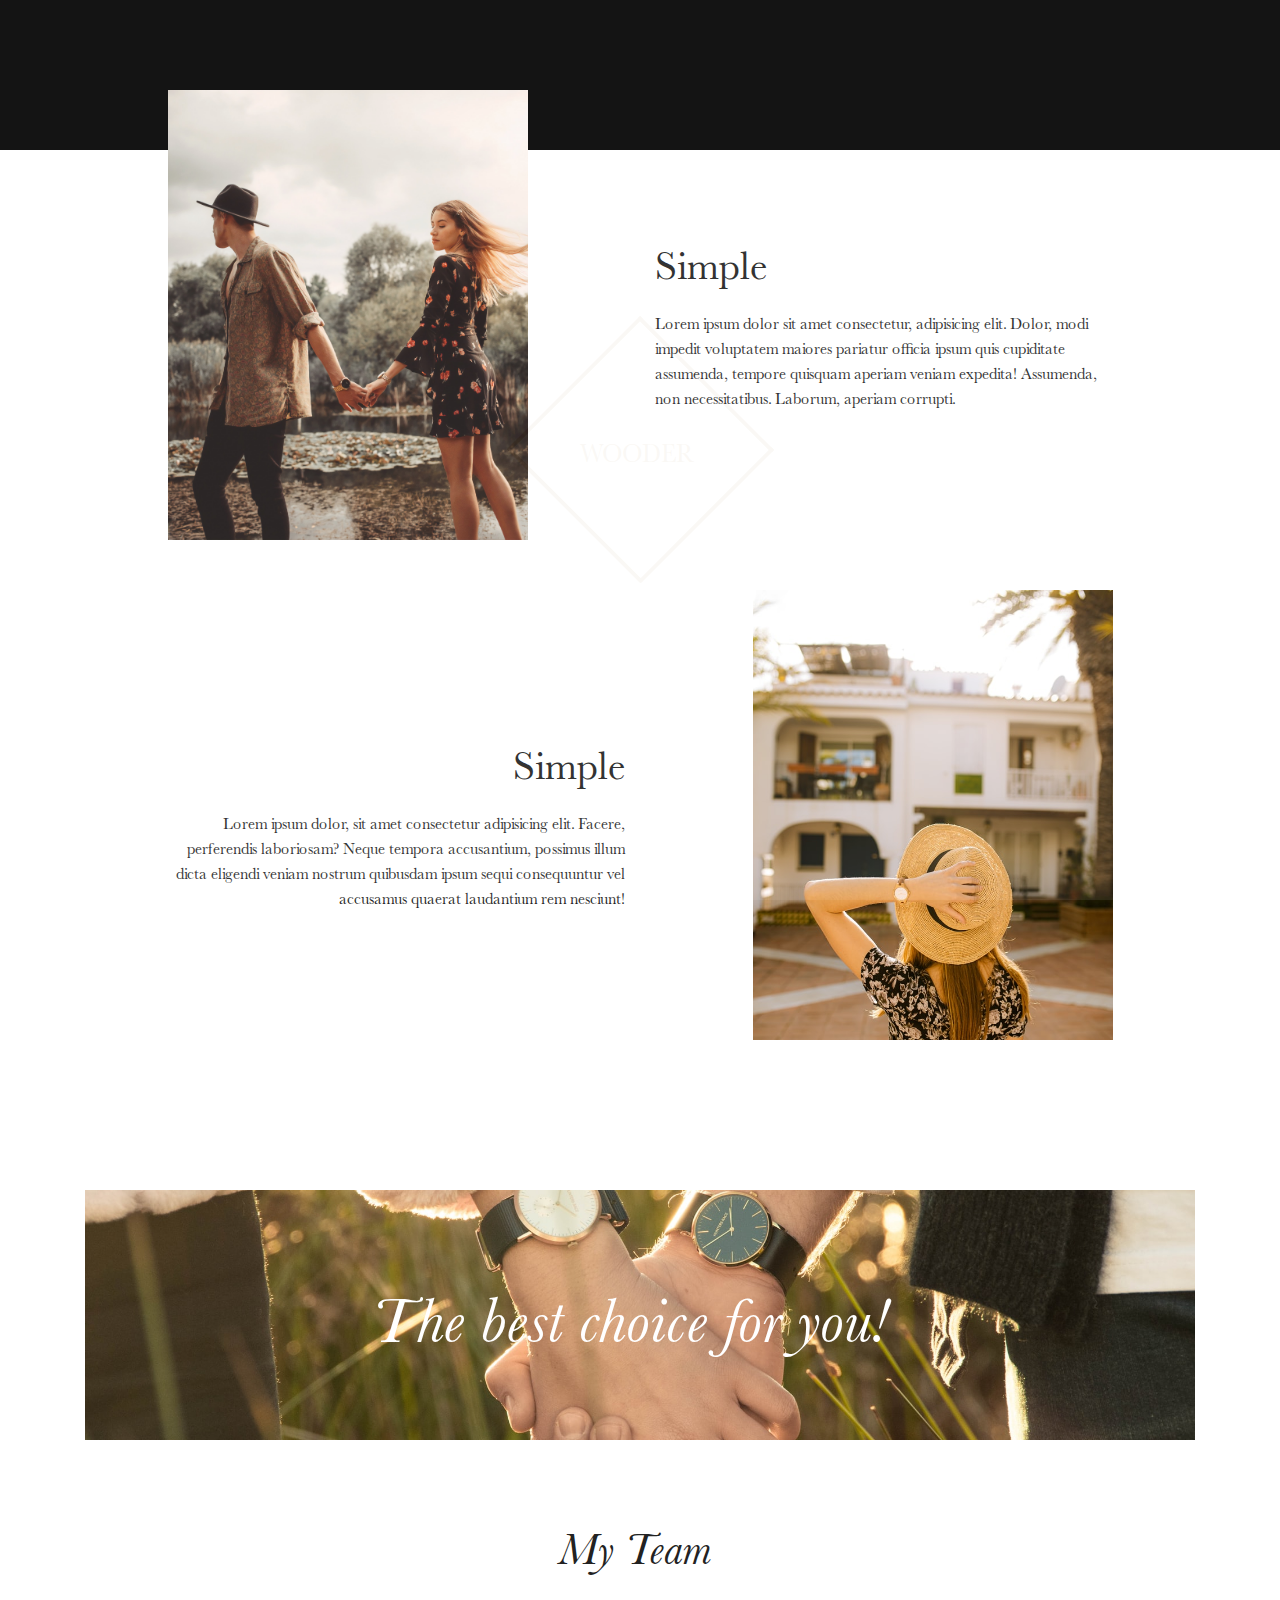
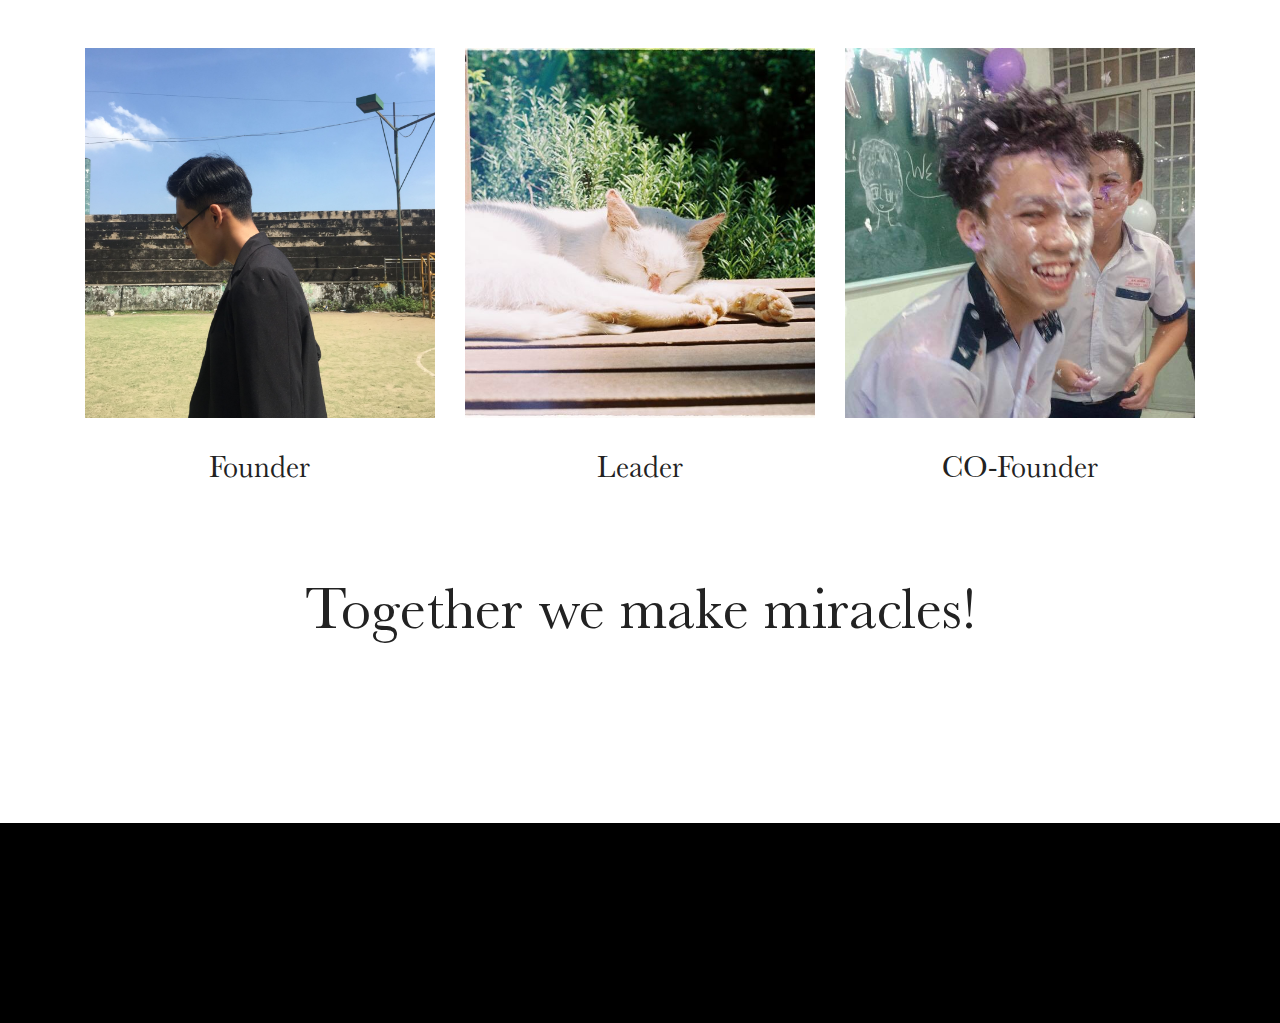
<file: about.html>
<!DOCTYPE html>
<html lang="en">
<head>
    <meta charset="UTF-8">
    <meta name="viewport" content="width=device-width, initial-scale=1.0">
    <title>Wooder</title>
    <link rel="stylesheet" href="dest/style.min.css">
    <link rel="stylesheet" href="dest/Fonts.css">
    <link rel="stylesheet" href="dest/stylelibs.min.css">
</head>
<body>
    <section>
        <div class="loader-container">
            <div class="loader">
                <span></span>
                <span></span>
                <span></span>
                <span></span>
                <p>Wooder</p>
            </div>
        </div>
    </section>
    <div class="about">
        <header>
            <div class="container-fluid">
                <div class="logo">
                    <img src="img/logo.png" alt="">
                </div>
                <div class="nav-menu">
                    <ul>
                        <li>
                            <a href="index.html">Home</a>
                        </li>
                        <li>
                            <a href="shop.html">Shop</a>
                        </li>
                        <li>
                            <a href="about.html">About</a>
                        </li>
                        <li>
                            <a href="">Blog</a>
                        </li>
                        <li>
                            <a href="contact.html">Contact  </a>
                        </li>
                    </ul>
                </div>
                <div class="nav-icon">
                    <img src="img/search.svg" alt="">
                    <div class="user">
                        <img src="img/user.svg" alt="">
                        <div class="login">
                            <a href="login.html">Login</a>
                            <a href="create.html">Resigter</a>
                        </div>
                    </div>
                    <img src="img/shopping-cart.svg" alt="">
                </div>
            </div>
        </header>
        <main>
            <div class="container">
                <section class="about-de">
                    <div class="content">
                        <div class="row tp">
                            <div class="content__img col-md-4 offset-md-1 top">
                                <img src="img/About.jpg" alt="">
                            </div>
                            <div class="content__decrip col-md-5 offset-md-1">
                                <div class="content__decrip-title">
                                    <h3>Simple</h3>
                                </div>
                                <div class="content__decrip-text">
                                   <p>Lorem ipsum dolor sit amet consectetur, adipisicing elit. Dolor, modi impedit voluptatem maiores pariatur officia ipsum quis cupiditate assumenda, tempore quisquam aperiam veniam expedita! Assumenda, non necessitatibus. Laborum, aperiam corrupti.</p>
                                </div>
                            </div>
                        </div>
                        <div class="row">
                            <div class="content__decrip col-md-5 offset-md-1 bt">
                                <div class="content__decrip-title">
                                    <h3>Simple</h3>
                                </div>
                                <div class="content__decrip-text">
                                    <p>Lorem ipsum dolor, sit amet consectetur adipisicing elit. Facere, perferendis laboriosam? Neque tempora accusantium, possimus illum dicta eligendi veniam nostrum quibusdam ipsum sequi consequuntur vel accusamus quaerat laudantium rem nesciunt!</p>
                                </div>
                            </div>
                            <div class="content__img col-md-4 offset-md-1">
                                <img src="img/About2.jpg" alt="">
                            </div>
                        </div>
                    </div>
                </section>
                <div class="paner">
                    <div class="row">
                        <div class="col-md-12">
                            <div class="paner-img">
                                <img src="img/contact.jpg" alt="">
                            </div>
                            <div class="paner-title col-md-6 offset-md-3">
                                <h3>The best choice for you!</h3>
                            </div>
                        </div>
                    </div>
                </div>
                <div class="team">
                    <div class="row">
                        <div class="col-md-2 offset-md-5 team-title">
                            <h2>My Team</h2>
                        </div>
                        <div class="team-staff row">
                            <div class="col-md-4">
                                <div class="team-staff--img">
                                    <img src="img/5.JPG" alt="">
                                </div>
                                <div class="team-staff--decrip">
                                    <h3>Founder</h3>
                                </div>
                            </div>
                            <div class="col-md-4">
                                <div class="team-staff--img">
                                    <img src="img/1.jpg" alt="">
                                </div>
                                <div class="team-staff--decrip">
                                    <h3>Leader</h3>
                                </div>
                            </div>
                            <div class="col-md-4">
                                <div class="team-staff--img">
                                    <img src="img/a13(3).jpg" alt="">
                                </div>
                                <div class="team-staff--decrip">
                                    <h3>CO-Founder</h3>
                                </div>
                            </div>
                        </div>
                    </div>
                </div>
                <div class="decription">
                    <h2>
                        Together we make miracles!</h2>
                </div>
                <div class="svvg row">
                    <!-- <svg version="1.1" x="0px" y="0px" width="700" xmlns="http://www.w3.org/2000/svg"
                    height="200" viewBox="0 0 40 40" enable-background="new 0 0 40 40" xml:space="preserve">
                        <path class="sign" fill="none" stroke="#bea67c" stroke-width="1" stroke-miterlimit="1000" d="m -20 16 h 15 q 18 0 0 27 a 0 0 0 0 0 10 -20 c -1 13 0 13 4 -21 c -3 4 4 11 2 14 q -8 6 -7 7 c 9 0 0 0 5 9 q 3 2 5 -5 c 0 -10 -7 0 -4 3 c 4 2 -2 0 3 -5 l 3 0 c 5 1 -2 6 0 8 l 2 0 c 4 5 -2 -15 3 -23 c 0 -1 4 9 18 0 c 0 0 -13 9 -10 -4 a -1 -1 1 0 0 -2 27 c 1 -13 -8 1 -6 -7 c 0 0 0 0 0 0 c 2 -1 -2 3 9 0 c 2 0 -3 2 -1 7 q 0 0 2 -7 c -1 1 1 19 3 2 c 4 -5 0 0 3 0 c 0 19 2 0 3 7 c 0 0 0 0 -3 -21 c 0 0 0 0 22 0">
                    </svg> -->
                    <svg class="col-md-8 offset-md-2" version="1.1" xmlns="http://www.w3.org/2000/svg" xmlns:xlink="http://www.w3.org/1999/xlink" x="0px" y="0px"
                    viewBox="-15 0 150 80" style="enable-background:new -15 0 150 80;" xml:space="preserve">
                        <path class="sign" d="M0,36.7C21.99,50.43,56.82,6.88,38.39,48.67C26.03,76.67,17.86,73.55,19.28,74.76
                        c1.97,1.67,20.93-20.14,24.87-41.51C48.17,11.41,47.75,0,47.75,0l-7.12,52.34l5.1-16.71c0,0,4.59-8.84,3.06,0.42
                        c-1.53,9.26-2.75,14.73-2.75,14.73s-0.29,7.57,3.07,2.95c0,0,0.91-14.31,2.14-13.47c1.22,0.84,3.67,8.84,2.45,11.36
                        c-1.22,2.52-7.19-7.57-5.05-6.94c2.14,0.63,6.89,0.63,6.89,0.63s1.07-16.2,1.07-6.31s0,9.89,0,9.89s0.46-13.89,1.38-13.25
                        c0.92,0.63,3.52-6.94,2.6,2.1s-5.36,15.15-1.84,9.47c1.93-3.12,4.78-15.66,6.96-26.35c1.8-8.81,3.14-16.36,3.14-16.36
                        s-32.11,22.6-5.75,16.96c2.53-0.54,5.59-1.34,9.27-2.44c42.08-12.62,10.87-3.37,10.87-3.37l-20.81,2.31c0,0,3.21-4.63,4.59,6.31
                        c1.38,10.94,6.12-9.81-1.68,7.57s19.89-27.35,8.65,4.52c0,0-0.23,8.42,4.59,1.37c4.82-7.05,0.21-7.39,6.2-11.78
                        c9.41-6.9,41.63-30.2,24.79-13.89"/>
                    </svg>
                    
                </div>
            </div>
            
        </main>
        <footer>
            <div class="container-fluid">
                
            </div>
        </footer>
    </div>
    <script src="dest/jsmain.min.js"></script>
    <script src="js/about.js"></script>
</body>
</html>
</file>
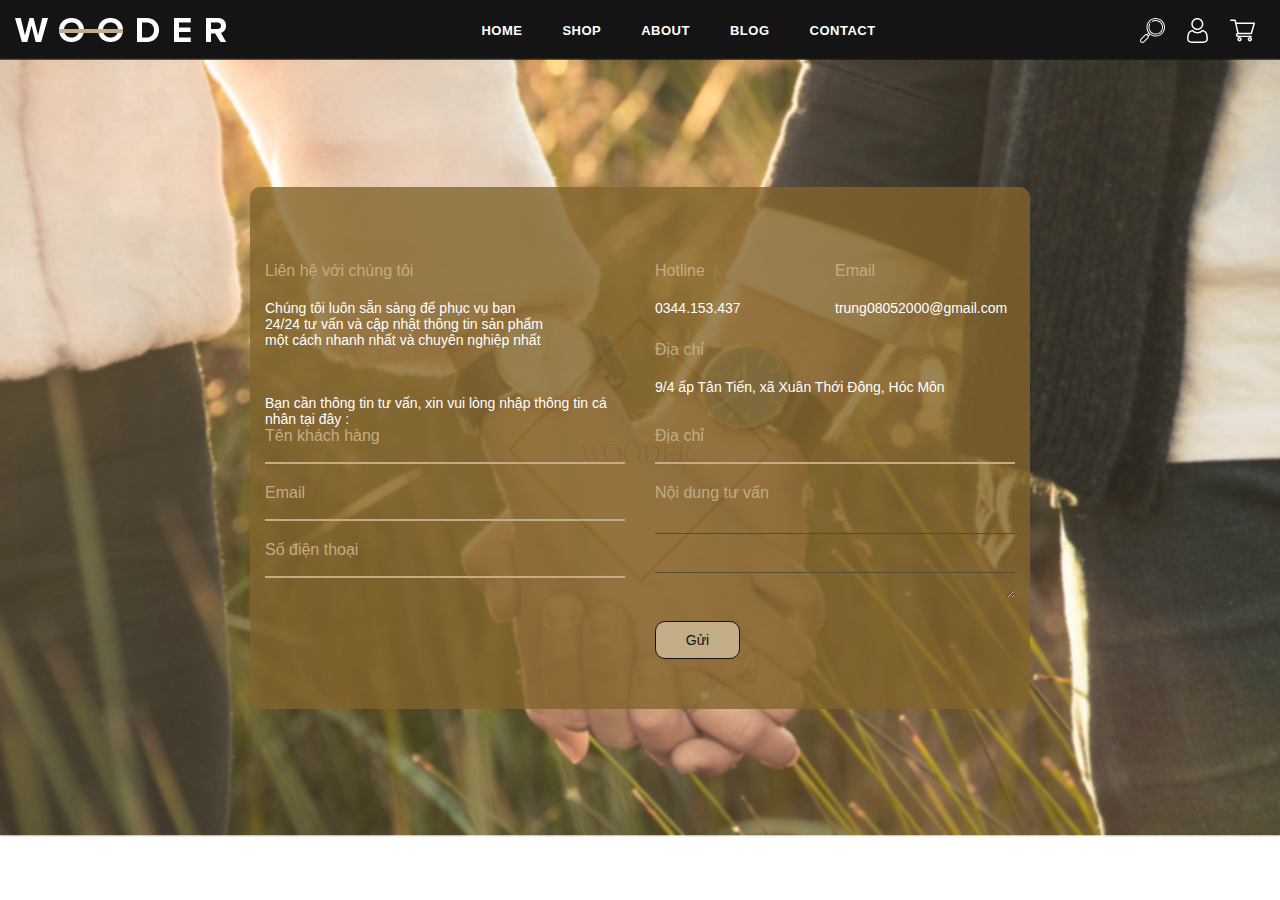
<file: contact.html>
<!DOCTYPE html>
<html lang="en">
<head>
    <meta charset="UTF-8">
    <meta name="viewport" content="width=device-width, initial-scale=1.0">
    <title>Wooder</title>
    <link rel="stylesheet" href="dest/style.min.css">
    <link rel="stylesheet" href="dest/Fonts.css">
    <link rel="stylesheet" href="dest/stylelibs.min.css">
</head>
<body>
    <section>
        <div class="loader-container">
            <div class="loader">
                <span></span>
                <span></span>
                <span></span>
                <span></span>
                <p>Wooder</p>
            </div>
        </div>
    </section>
    <header>
        <div class="container-fluid">
            <div class="logo">
                <img src="img/logo.png" alt="">
            </div>
            <div class="nav-menu">
                <ul>
                    <li>
                        <a href="index.html">Home</a>
                    </li>
                    <li>
                        <a href="shop.html">Shop</a>
                    </li>
                    <li>
                        <a href="about.html">About</a>
                    </li>
                    <li>
                        <a href="">Blog</a>
                    </li>
                    <li>
                        <a href="contact.html">Contact  </a>
                    </li>
                </ul>
            </div>
            <div class="nav-icon">
                <img src="img/search.svg" alt="">
                <div class="user">
                    <img src="img/user.svg" alt="">
                    <div class="login">
                        <a href="login.html">Login</a>
                        <a href="create.html">Resigter</a>
                    </div>
                </div>
                <img src="img/shopping-cart.svg" alt="">
            </div>
        </div>
    </header>
    <main>
        <div class="contact">
            <div class="container">
            <div class="row top">
                <div class="col-md-6">
                    <h2>Liên hệ với chúng tôi</h2>
                    <p>Chúng tôi luôn sẵn sàng để phục vụ bạn </br> 24/24 tư vấn và cập nhật thông tin sản phẩm </br> một cách nhanh nhất và chuyên nghiệp nhất</p>
                </div>
                <div class="col-md-6">
                        <div class="row">
                            <div class="col-md-6">
                                <h2>Hotline</h2>
                                <p>0344.153.437</p>
                            </div>
                            <div class="col-md-6 pd">
                                <h2>Email</h2>
                                <p>trung08052000@gmail.com</p>
                            </div>
                        </div>
                        <div class="row">
                            <div class="col-md-12">
                                <h2>Địa chỉ</h2>
                                <p> 9/4 ấp Tân Tiến, xã Xuân Thới Đông, Hóc Môn</p>
                            </div>
                        </div>
                </div>
            </div>
            <div class="row">
                <div class="col-md-6">
                    <p>Bạn cần thông tin tư vấn, xin vui lòng nhập thông tin cá nhân tại đây :</p>
                </div>
            </div>
            <div class="row bot">
                <div class="col-md-6">
                    <div class="block">
                        <div class="form-group">
                            <label>Tên khách hàng</label>
                            <input type="text" name="name">
                        </div>
                        <div class="form-group">
                            <label>Email</label>
                            <input type="email" name="email">
                        </div>
                        <div class="form-group">
                            <label>Số điện thoại</label>
                            <input type="number" name="tele" >
                        </div>
                    </div>
                </div>
                <div class="col-md-6 right">
                    <div class="block ">
                        
                        <div class="form-group">
                            <label>Địa chỉ</label>
                            <input type="text" name="address">
                        </div>
                        <div class="form-group">
                            <label>Nội dung tư vấn</label>
                            <textarea rows="3"></textarea>
                        </div>
                    </div>
                    <div class="btn">
                        <a href="#">Gửi</a>
                    </div>
                </div>
            </div>
            </div>
        </div>
        
        <div class="pswp" tabindex="-1" role="dialog" aria-hidden="true">
            <div class="pswp__bg"></div>
            <div class="pswp__scroll-wrap">
                <div class="pswp__container">
                    <div class="pswp__item"></div>
                    <div class="pswp__item"></div>
                    <div class="pswp__item"></div>
                </div>
                <div class="pswp__ui pswp__ui--hidden">
                    <div class="pswp__top-bar">
                        <div class="pswp__counter"></div>
                        <button class="pswp__button pswp__button--close" title="Close (Esc)"></button>
                        <button class="pswp__button pswp__button--share" title="Share"></button>
                        <button class="pswp__button pswp__button--fs" title="Toggle fullscreen"></button>
                        <button class="pswp__button pswp__button--zoom" title="Zoom in/out"></button>
                        <div class="pswp__preloader">
                            <div class="pswp__preloader__icn">
                                <div class="pswp__preloader__cut">
                                    <div class="pswp__preloader__donut"></div>
                                </div>
                            </div>
                        </div>
                    </div>
                    <div class="pswp__share-modal pswp__share-modal--hidden pswp__single-tap">
                        <div class="pswp__share-tooltip"></div>
                    </div>
                    <button class="pswp__button pswp__button--arrow--left" title="Previous (arrow left)">
                    </button>
                    <button class="pswp__button pswp__button--arrow--right" title="Next (arrow right)">
                    </button>
                    <div class="pswp__caption">
                        <div class="pswp__caption__center"></div>
                    </div>
                </div>
            </div>
        </div>
    </main>
    
    <script src="dest/jsmain.min.js"></script>
    <script src="js/main.js"></script>
</body>
</html>
</file>
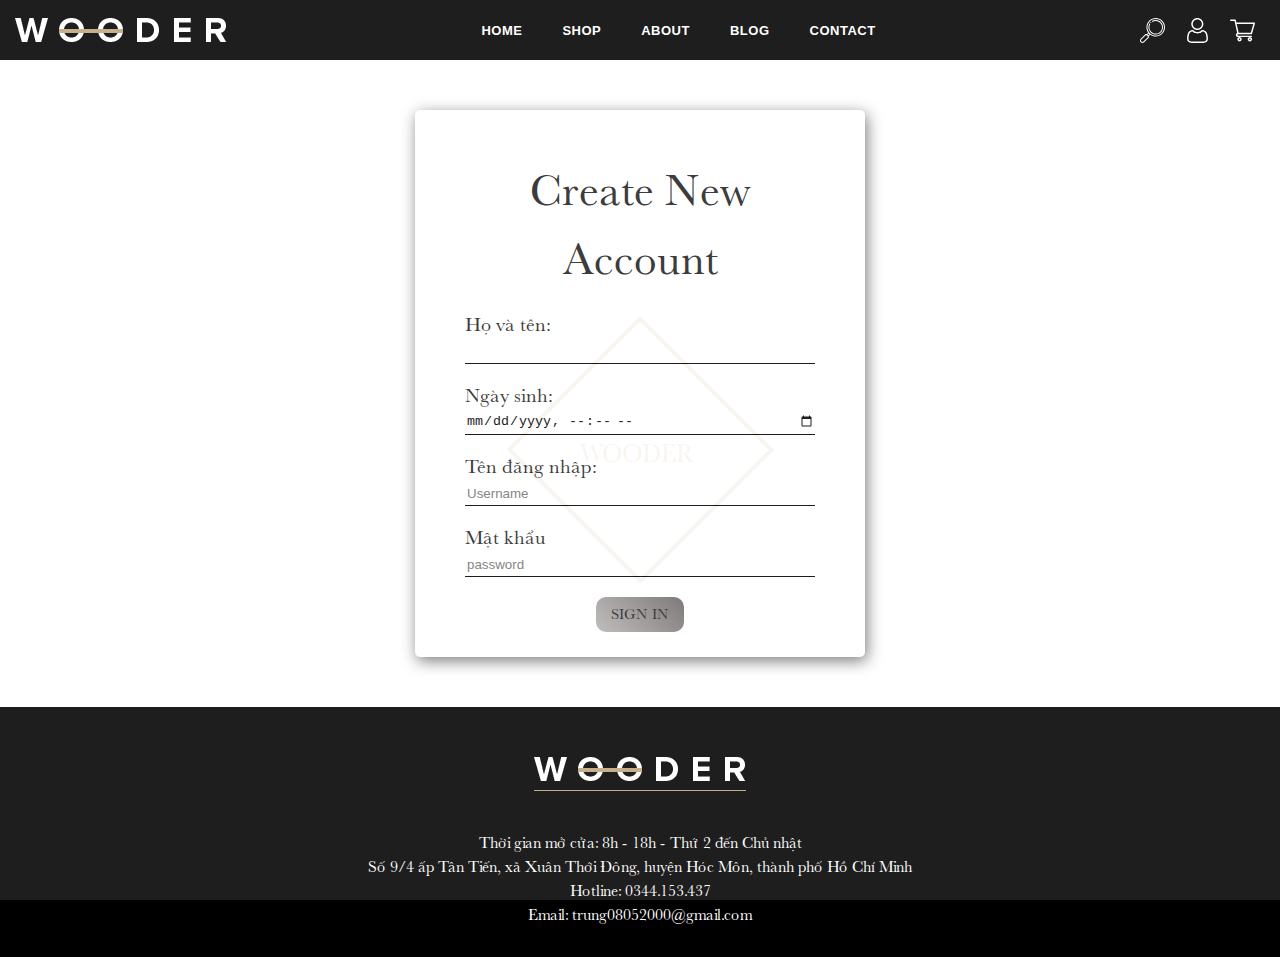
<file: create.html>
<!DOCTYPE html>
<html lang="en">
<head>
    <meta charset="UTF-8">
    <meta name="viewport" content="width=device-width, initial-scale=1.0">
    <title>Wooder</title>
    <link rel="stylesheet" href="dest/style.min.css">
    <link rel="stylesheet" href="dest/Fonts.css">
    <link rel="stylesheet" href="dest/stylelibs.min.css">
</head>
<body>
    <section>
        <div class="loader-container">
            <div class="loader">
                <span></span>
                <span></span>
                <span></span>
                <span></span>
                <p>Wooder</p>
            </div>
        </div>
    </section>
    <header>
        <div class="container-fluid">
            <div class="logo">
                <img src="img/logo.png" alt="">
            </div>
            <div class="nav-menu">
                <ul>
                    <li>
                        <a href="index.html">Home</a>
                    </li>
                    <li>
                        <a href="shop.html">Shop</a>
                    </li>
                    <li>
                        <a href="about.html">About</a>
                    </li>
                    <li>
                        <a href="">Blog</a>
                    </li>
                    <li>
                        <a href="contact.html">Contact  </a>
                    </li>
                </ul>
            </div>
            <div class="nav-icon">
                <img src="img/search.svg" alt="">
                <div class="user">
                    <img src="img/user.svg" alt="">
                    <div class="login">
                        <a href="login.html">Login</a>
                        <a href="create.html">Resigter</a>
                    </div>
                </div>
                <img src="img/shopping-cart.svg" alt="">
            </div>
        </div>
    </header>
    <main>
        <div class="Create">
            <form action="">
                <div class="Create-form">
                    <h2>Create New Account</h2>
                    <label for="">Họ và tên:</label>
                    <input type="text" name="name">
                    <label for="">Ngày sinh:</label>
                    <input type="datetime-local" name="birth" id="birth">
                    <label for="">Tên đăng nhập:</label>
                    <input type="text" placeholder="Username">
                    <label for="">Mật khẩu</label>
                    <input type="password" name="password" id="password" placeholder="password">
                    <div class="button">
                        <button  class="lg" ><a href="">Sign in</a></button>
                    </div>
                </div>
            </form>
        </div>
    </main>
    <footer>
        <div class="container-fluid">
            <a href="#" class="icon">
                <img src="img/logo.png" alt="">
            </a>    
            <p>
                Thời gian mở cửa: 8h - 18h  - Thứ 2 đến Chủ nhật</br>
                Số 9/4 ấp Tân Tiến, xã Xuân Thới Đông, huyện Hóc Môn, thành phố Hồ Chí Minh</br>
                Hotline: 0344.153.437</br>
                Email: trung08052000@gmail.com</p>
        </div>
    </footer>
    <script src="dest/jsmain.min.js"></script>
    <script src="js/main.js"></script>
</body>
</html>
</file>
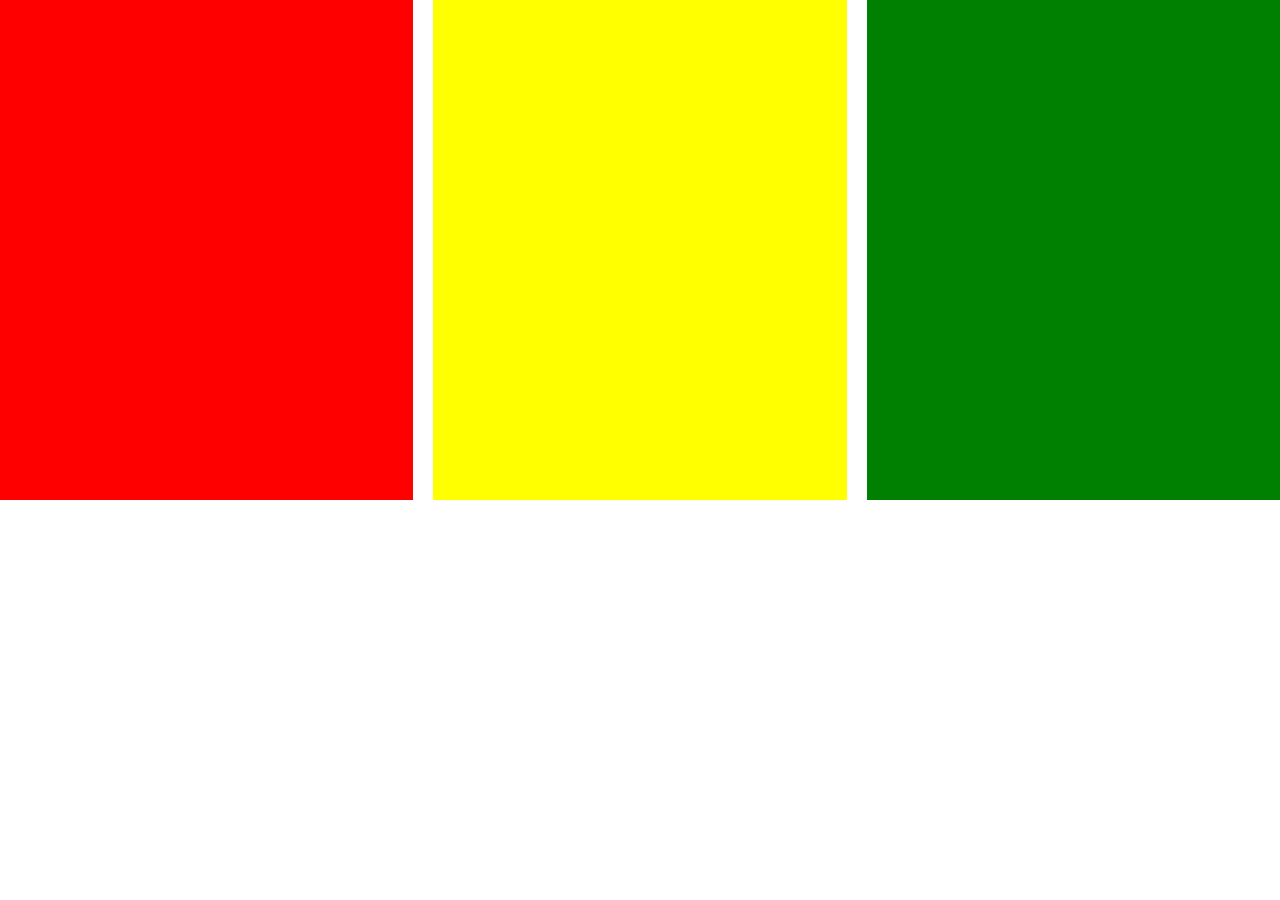
<file: demo.html>
<!DOCTYPE html>
<html lang="en">
<head>
    <meta charset="UTF-8">
    <meta name="viewport" content="width=device-width, initial-scale=1.0">
    <title>Wooder</title>
    <link rel="stylesheet" href="dest/style.min.css">
    <link rel="stylesheet" href="dest/Fonts.css">
    <link rel="stylesheet" href="dest/stylelibs.min.css">
    <style>
        .row{
            margin: 0 -10px;
        }
        .col-4{
            padding: 0 10px
        }
        .col-4 div{
            height: 500px;
        }
    </style>
</head>
<body>
    <div class="row">
        <div class="col-4 col-md-4" >
            <div style="background: red"></div>
        </div>
        <div class="col-4 col-md-4" style="">
            <div style="background: yellow"></div>
        </div>
        <div class="col-4 col-md-4" style="">
            <div style="background: green"></div>
        </div>
    </div>
    <script src="js/main.js"></script>
</body>
</html>
</file>
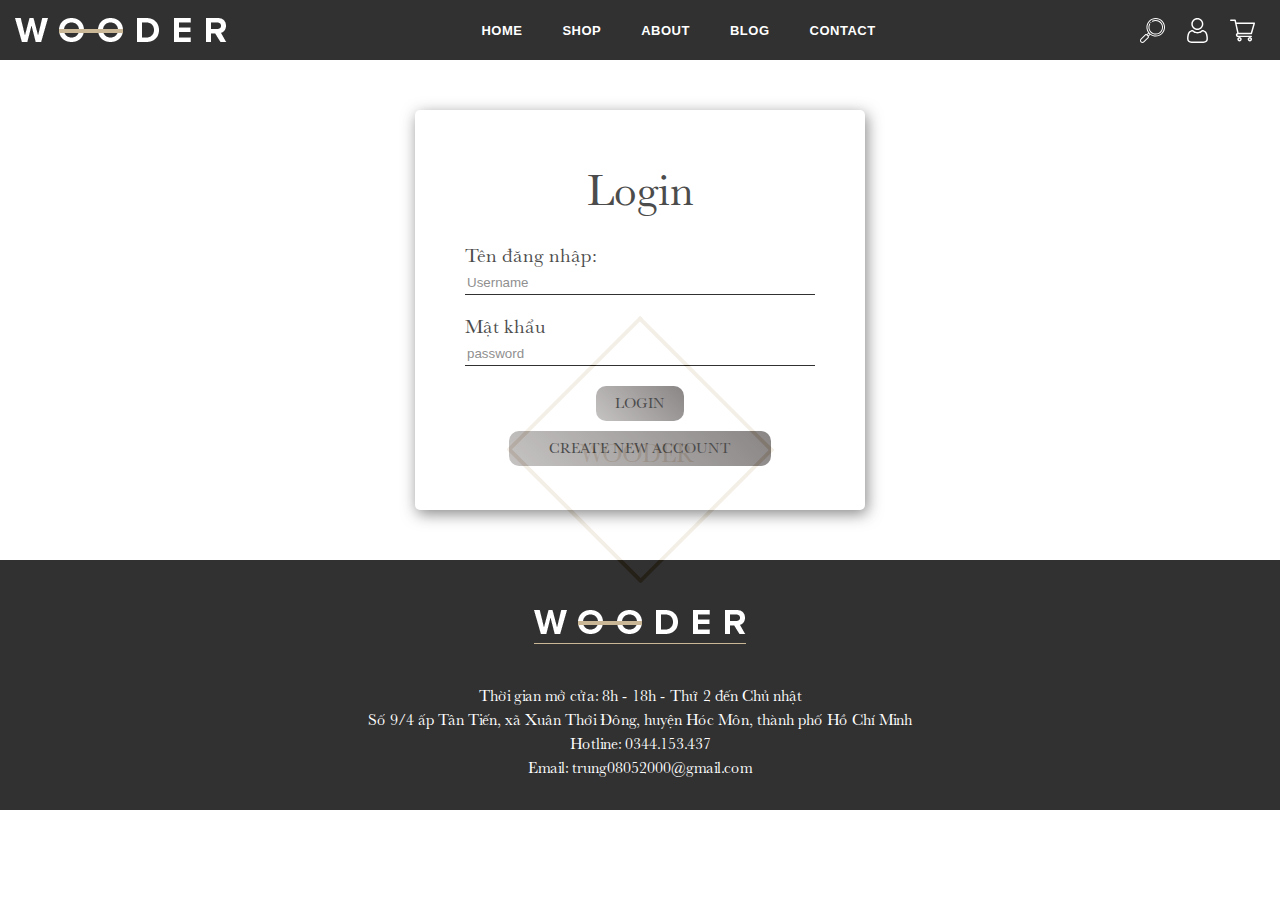
<file: login.html>
<!DOCTYPE html>
<html lang="en">
<head>
    <meta charset="UTF-8">
    <meta name="viewport" content="width=device-width, initial-scale=1.0">
    <title>Wooder</title>
    <link rel="stylesheet" href="dest/style.min.css">
    <link rel="stylesheet" href="dest/Fonts.css">
    <link rel="stylesheet" href="dest/stylelibs.min.css">
</head>
<body>
    <section>
        <div class="loader-container">
            <div class="loader">
                <span></span>
                <span></span>
                <span></span>
                <span></span>
                <p>Wooder</p>
            </div>
        </div>
    </section>
    <header>
        <div class="container-fluid">
            <div class="logo">
                <img src="img/logo.png" alt="">
            </div>
            <div class="nav-menu">
                <ul>
                    <li>
                        <a href="index.html">Home</a>
                    </li>
                    <li>
                        <a href="shop.html">Shop</a>
                    </li>
                    <li>
                        <a href="about.html">About</a>
                    </li>
                    <li>
                        <a href="">Blog</a>
                    </li>
                    <li>
                        <a href="contact.html">Contact  </a>
                    </li>
                </ul>
            </div>
            <div class="nav-icon">
                <img src="img/search.svg" alt="">
                <div class="user">
                    <img src="img/user.svg" alt="">
                    <div class="login">
                        <a href="login.html">Login</a>
                        <a href="create.html">Resigter</a>
                    </div>
                </div>
                <img src="img/shopping-cart.svg" alt="">
            </div>
        </div>
    </header>
    <main>
        <div class="login">
            <form action="">
                <div class="login-form">
                    <h2>Login</h2>
                    <label for="">Tên đăng nhập:</label>
                    <input type="text" placeholder="Username">
                    <label for="">Mật khẩu</label>
                    <input type="password" name="password" id="password" placeholder="password">
                    <div class="button">
                        <button  class="lg" ><a href="">Login</a></button>
                        <button ><a href="create.html">Create New Account</a></button>
                    </div>
                </div>
            </form>
        </div>
    </main>
    <footer>
        <div class="container-fluid">
            <a href="#" class="icon">
                <img src="img/logo.png" alt="">
            </a>    
            <p>
                Thời gian mở cửa: 8h - 18h  - Thứ 2 đến Chủ nhật</br>
                Số 9/4 ấp Tân Tiến, xã Xuân Thới Đông, huyện Hóc Môn, thành phố Hồ Chí Minh</br>
                Hotline: 0344.153.437</br>
                Email: trung08052000@gmail.com</p>
        </div>
    </footer>
    <script src="dest/jsmain.min.js"></script>
    <script src="js/main.js"></script>
</body>
</html>
</file>
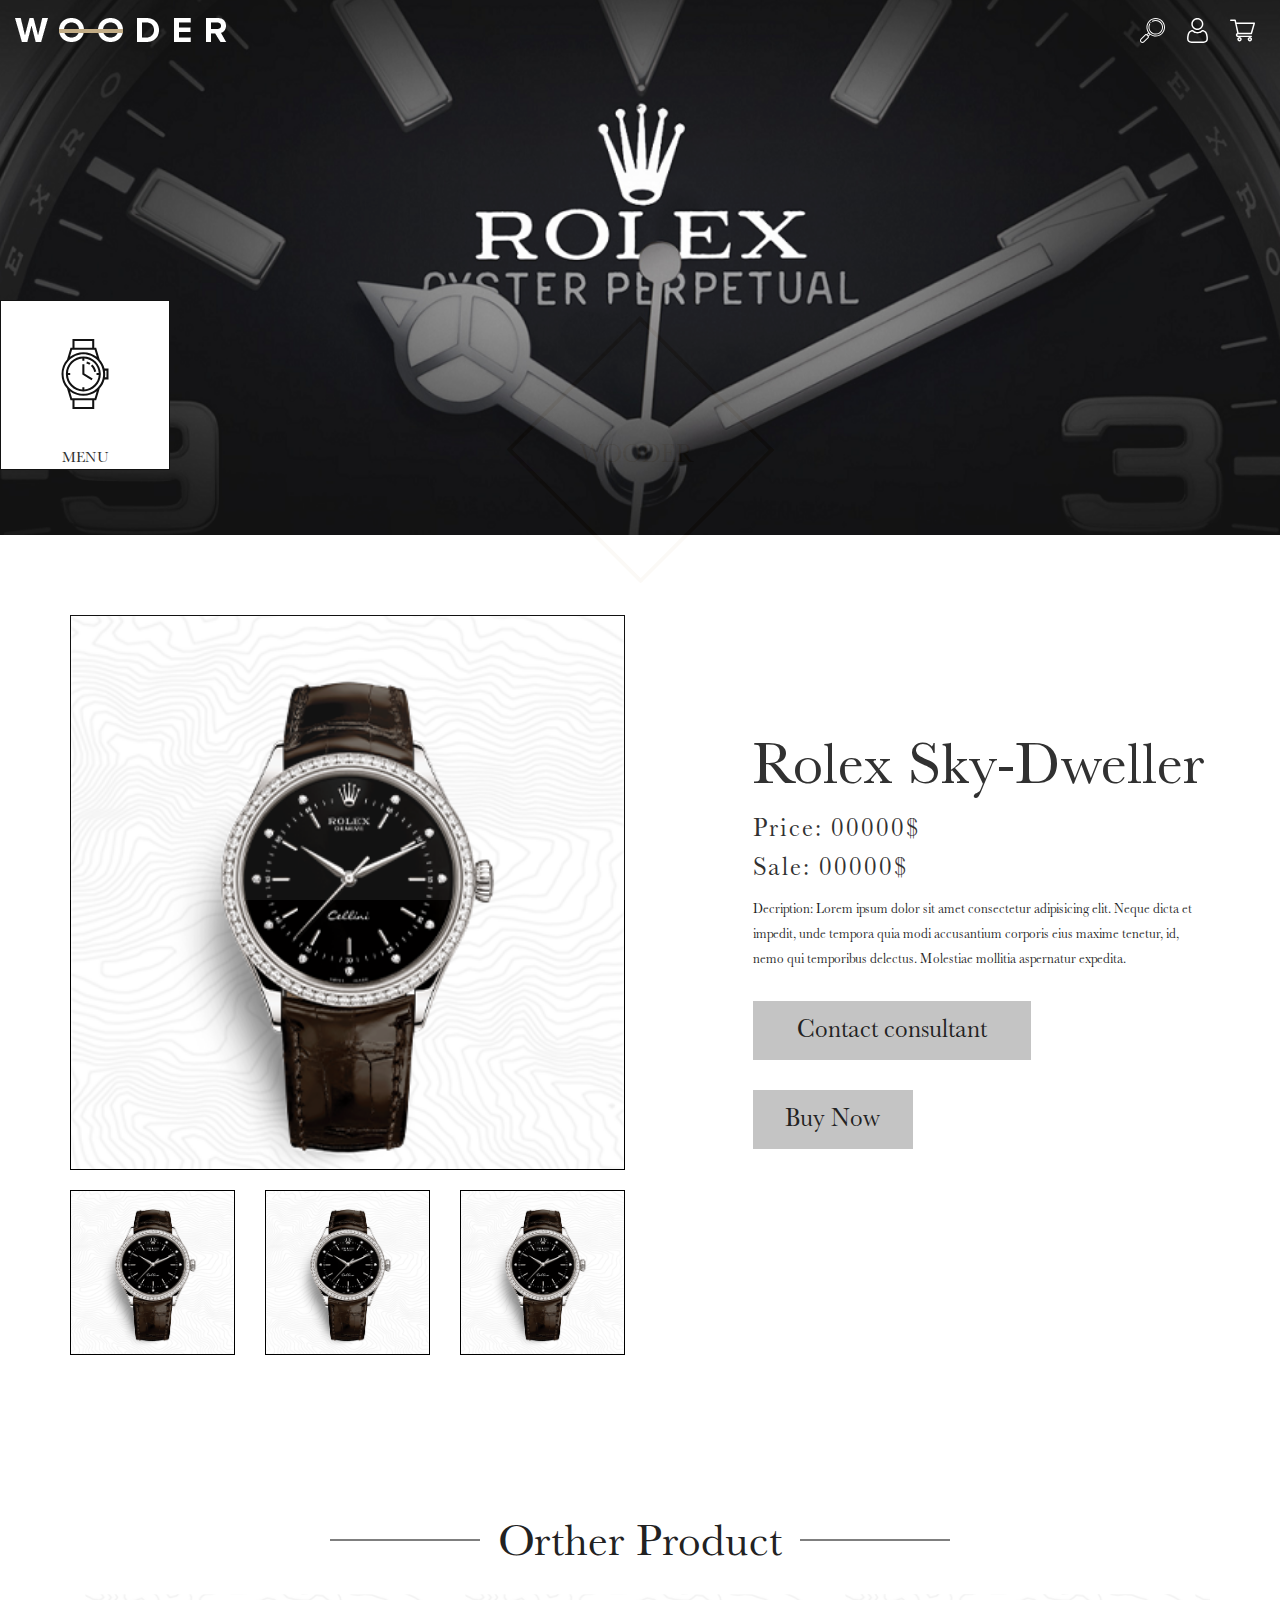
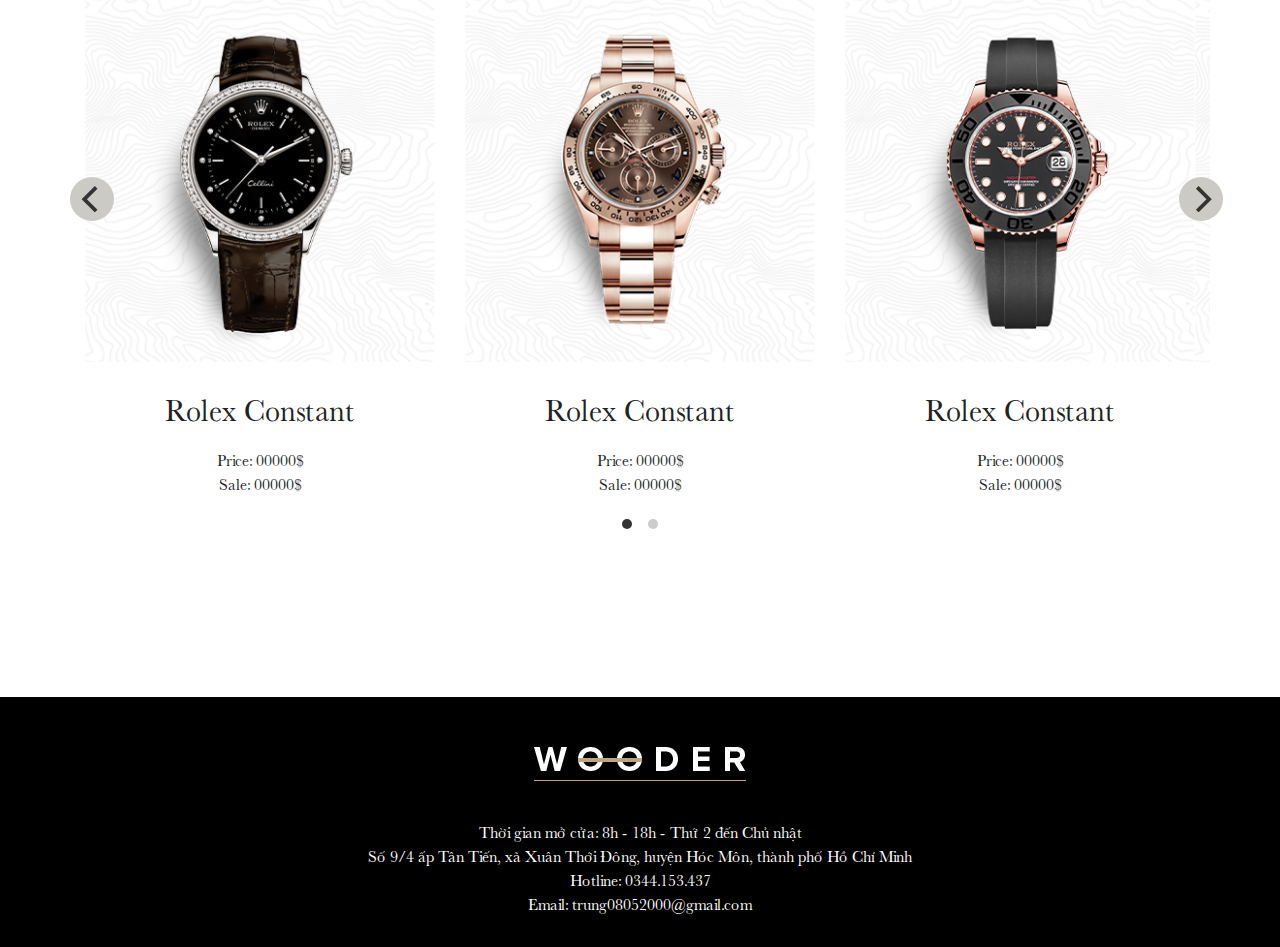
<file: product_detail.html>
<!DOCTYPE html>
<html lang="en">
<head>
    <meta charset="UTF-8">
    <meta name="viewport" content="width=device-width, initial-scale=1.0">
    <title>Wooder</title>
    <link rel="stylesheet" href="dest/style.min.css">
    <link rel="stylesheet" href="dest/Fonts.css">
    <link rel="stylesheet" href="dest/stylelibs.min.css">
</head>
<body>
    <div class="menu">
        <img src="img/watch.svg" alt="">
        <p>menu</p>
    </div>
    <section>
        <div class="loader-container">
            <div class="loader">
                <span></span>
                <span></span>
                <span></span>
                <span></span>
                <p>Wooder</p>
            </div>
        </div>
    </section>
    <div class="prod">
        <header>
            <div class="container-fluid">
                <div class="logo">
                    <img src="img/logo.png" alt="">
                </div>
                <div class="nav-menu">
                    <ul>
                        <li>
                            <a href="index.html">Home</a>
                        </li>
                        <li>
                            <a href="shop.html">Shop</a>
                        </li>
                        <li>
                            <a href="about.html">About</a>
                        </li>
                        <li>
                            <a href="">Blog</a>
                        </li>
                        <li>
                            <a href="contact.html">Contact  </a>
                        </li>
                    </ul>
                </div>
                <div class="nav-icon">
                    <img src="img/search.svg" alt="">
                    <div class="user">
                        <img src="img/user.svg" alt="">
                        <div class="login">
                            <a href="login.html">Login</a>
                            <a href="create.html">Resigter</a>
                        </div>
                    </div>
                    <img src="img/shopping-cart.svg" alt="">
                </div>
            </div>
        </header>
        <main>
            <div class="prod_banner">
                <img src="img/banner-product.png" alt="">
            </div>
            <div class="container">
                <section>
                    <div class="product">
                        <div class="now_products row">
                            <div class="now_products-img col-md-6">
                                <div class="img-main">
                                    <img src="img/pop2.png" alt="">
                                </div>
                                <div class="row">
                                    <div class="col-md-4 img-sub">
                                        <img src="img/pop2.png" alt="">
                                    </div>
                                    <div class="col-md-4 img-sub">
                                        <img src="img/pop2.png" alt="">
                                    </div>
                                    <div class="col-md-4 img-sub">
                                        <img src="img/pop2.png" alt="">
                                    </div>
                                </div>
                            </div>
                            <div class="now_decrip col-md-5 offset-md-1">
                                <div class="now_decrip-title">
                                    <h2>Rolex Sky-Dweller</h2>
                                </div>
                                <div class="now_decrip-content">
                                    <p>Price: 00000$</p>
                                    <p>Sale: 00000$</p>
                                </div>
                                <div class="now_decrip-sub">
                                    <p>Decription: Lorem ipsum dolor sit amet consectetur adipisicing elit. Neque dicta et impedit, unde tempora quia modi accusantium corporis eius maxime tenetur, id, nemo qui temporibus delectus. Molestiae mollitia aspernatur expedita.</p>
                                </div>
                                <div class="now_decrip-button">
                                    <div class="contactt">
                                        <a href="">Contact consultant</a>
                                    </div>
                                    <div class="buy">
                                        <a href="" >Buy Now</a>
                                    </div>
                                </div>
                            </div>
                        </div>
                    </div>
                    <div class="orther_product">
                        <div class="orther_product-title">
                            <h2>Orther Product</h2>
                        </div>
                        <div class="orther_product-content">
                            <div class="products row">
                                <div class="col-md-4">
                                    <div class="products_img">
                                        <img src="img/pop2.png" alt="">
                                    </div>
                                    <div class="products_decrip">
                                        <div class="products_decrip-title">
                                            <h3>Rolex Constant</h3>
                                        </div>
                                        <div class="products_decrip-content">
                                            <p>Price: 00000$</p>
                                            <p>Sale: 00000$</p>
                                        </div>
                                    </div>
                                </div>
                                <div class="col-md-4">
                                    <div class="products_img">
                                        <img src="img/pop1.png" alt="">
                                    </div>
                                    <div class="products_decrip">
                                        <div class="products_decrip-title">
                                            <h3>Rolex Constant</h3>
                                        </div>
                                        <div class="products_decrip-content">
                                            <p>Price: 00000$</p>
                                            <p>Sale: 00000$</p>
                                        </div>
                                    </div>
                                </div>
                                <div class="col-md-4">
                                    <div class="products_img">
                                        <img src="img/pop5.png" alt="">
                                    </div>
                                    <div class="products_decrip">
                                        <div class="products_decrip-title">
                                            <h3>Rolex Constant</h3>
                                        </div>
                                        <div class="products_decrip-content">
                                            <p>Price: 00000$</p>
                                            <p>Sale: 00000$</p>
                                        </div>
                                    </div>
                                </div>
                            </div>
                            <div class="products row">
                                <div class="col-md-4">
                                    <div class="products_img">
                                        <img src="img/pop4.png" alt="">
                                    </div>
                                    <div class="products_decrip">
                                        <div class="products_decrip-title">
                                            <h3>Rolex Constant</h3>
                                        </div>
                                        <div class="products_decrip-content">
                                            <p>Price: 00000$</p>
                                            <p>Sale: 00000$</p>
                                        </div>
                                    </div>
                                </div>
                                <div class="col-md-4">
                                    <div class="products_img">
                                        <img src="img/pop6.png" alt="">
                                    </div>
                                    <div class="products_decrip">
                                        <div class="products_decrip-title">
                                            <h3>Rolex Constant</h3>
                                        </div>
                                        <div class="products_decrip-content">
                                            <p>Price: 00000$</p>
                                            <p>Sale: 00000$</p>
                                        </div>
                                    </div>
                                </div>
                                <div class="col-md-4">
                                    <div class="products_img">
                                        <img src="img/pop3.png" alt="">
                                    </div>
                                    <div class="products_decrip">
                                        <div class="products_decrip-title">
                                            <h3>Rolex Constant</h3>
                                        </div>
                                        <div class="products_decrip-content">
                                            <p>Price: 00000$</p>
                                            <p>Sale: 00000$</p>
                                        </div>
                                    </div>
                                </div>
                            </div>
                        </div>
                    </div>
                </section>
            </div>
        </main>
        
    </div>
    <footer>
        <div class="container-fluid">
            <a href="#" class="icon">
                <img src="img/logo.png" alt="">
            </a>    
            <p>
                Thời gian mở cửa: 8h - 18h  - Thứ 2 đến Chủ nhật</br>
                Số 9/4 ấp Tân Tiến, xã Xuân Thới Đông, huyện Hóc Môn, thành phố Hồ Chí Minh</br>
                Hotline: 0344.153.437</br>
                Email: trung08052000@gmail.com</p>
        </div>
    </footer>
    <script src="dest/jsmain.min.js"></script>
    <script src="js/product-detail.js"></script>
</body>
</html>
</file>
<file: dest/Fonts.css>
@font-face {
    font-family: 'PB';
    src: url(../Font/ProximaNova-Bold.woff2) format('woff2'),
        url(../Font/ProximaNova-Bold.woff) format('woff');
    font-weight: bold;
    font-style: normal;
    font-display: fallback;
}

@font-face {
    font-family: 'PBR';
    src: url(../Font/ProximaNova-Regular.woff2) format('woff2'),
        url(../Font/ProximaNova-Regular.woff) format('woff');
    font-weight: normal;
    font-style: normal;
    font-display: fallback;
}

@font-face {
    font-family: 'PE';
    src: url(../Font/ProximaNovaA-Extrabld.woff2) format('woff2'),
        url(../Font/ProximaNovaA-Extrabld.woff) format('woff');
    font-weight: 800;
    font-style: normal;
    font-display: fallback;
}


/* fontweb */
@font-face {
    font-family: 'AV';
    src: url(../font/Avenir-Heavy.woff2) format('woff2'),
        url(../font/Avenir-Heavy.woff) format('woff');
    font-weight: 900;
    font-style: normal;
    font-display: fallback;
}
@font-face {
    font-family: 'EI';
    src: url(../font/ElleBaskerville-Italic.woff2) format('woff2'),
        url(../font/ElleBaskerville-Italic.woff) format('woff');
    font-weight: normal;
    font-style: italic;
    font-display: fallback;
}

@font-face {
    font-family: 'EBI';
    src: url(../font/ElleBaskerville-BoldItalic.woff2) format('woff2'),
        url(../font/ElleBaskerville-BoldItalic.woff) format('woff');
    font-weight: bold;
    font-style: italic;
    font-display: fallback;
}

@font-face {
    font-family: 'EB';
    src: url(../font/ElleBaskerville-Bold.woff2) format('woff2'),
        url(../font/ElleBaskerville-Bold.woff) format('woff');
    font-weight: bold;
    font-style: normal;
    font-display: fallback;
}

@font-face {
    font-family: 'EN';
    src: url(../font/ElleBaskerville.woff2) format('woff2'),
        url(../font/ElleBaskerville.woff) format('woff');
    font-weight: normal;
    font-style: normal;
    font-display: fallback;
}

@font-face {
    font-family: 'ESBI';
    src: url(../font/ElleBaskerville-SemiBoldItalic.woff2) format('woff2'),
        url(../font/ElleBaskerville-SemiBoldItalic.woff) format('woff');
    font-weight: 600;
    font-style: italic;
    font-display: fallback;
}

@font-face {
    font-family: 'ESB';
    src: url(../font/ElleBaskerville-SemiBold.woff2) format('woff2'),
        url(../font/ElleBaskerville-SemiBold.woff) format('woff');
    font-weight: 600;
    font-style: normal;
    font-display: fallback;
}



@font-face {
    font-family: 'DNA';
    src: url(../font/DomaineDispNarBlack.woff2) format('woff2'),
        url(../font/DomaineDispNarBlack.woff) format('woff');
    font-weight: 900;
    font-style: normal;
    font-display: fallback;
}

@font-face {
    font-family: 'DEB';
    src: url(../font/DomaineDispNarExtrabold.woff2) format('woff2'),
        url(../font/DomaineDispNarExtrabold.woff) format('woff');
    font-weight: 800;
    font-style: normal;
    font-display: fallback;
}

@font-face {
    font-family: 'DNI';
    src: url(../font/DomaineDispNarBlack-Italic.woff2) format('woff2'),
        url(../font/DomaineDispNarBlack-Italic.woff) format('woff');
    font-weight: 900;
    font-style: italic;
    font-display: fallback;
}

@font-face {
    font-family: 'DNBI';
    src: url(../font/DomaineDispNar-BoldItalic.woff2) format('woff2'),
        url(../font/DomaineDispNar-BoldItalic.woff) format('woff');
    font-weight: bold;
    font-style: italic;
    font-display: fallback;
}

@font-face {
    font-family: 'DNBB';
    src: url(../font/DomaineDispNar-Bold.woff2) format('woff2'),
        url(../font/DomaineDispNar-Bold.woff) format('woff');
    font-weight: bold;
    font-style: normal;
    font-display: fallback;
}

@font-face {
    font-family: 'DM';
    src: url(../font/DomaineDispNarMedium.woff2) format('woff2'),
        url(../font/DomaineDispNarMedium.woff) format('woff');
    font-weight: 500;
    font-style: normal;
    font-display: fallback;
}

@font-face {
    font-family: 'DR';
    src: url(../font/DomaineDispNar-Regular.woff2) format('woff2'),
        url(../font/DomaineDispNar-Regular.woff) format('woff');
    font-weight: normal;
    font-style: normal;
    font-display: fallback;
}

@font-face {
    font-family: 'DEBI';
    src: url(../font/DomaineDispNarExtrabold-Italic.woff2) format('woff2'),
        url(../font/DomaineDispNarExtrabold-Italic.woff) format('woff');
    font-weight: 800;
    font-style: italic;
    font-display: fallback;
}

@font-face {
    font-family: 'DMI';
    src: url(../font/DomaineDispNarMedium-Italic.woff2) format('woff2'),
        url(../font/DomaineDispNarMedium-Italic.woff) format('woff');
    font-weight: 500;
    font-style: italic;
    font-display: fallback;
}

@font-face {
    font-family: 'DSB';
    src: url(../font/DomaineDispNarSemibold.woff2) format('woff2'),
        url(../font/DomaineDispNarSemibold.woff) format('woff');
    font-weight: 600;
    font-style: normal;
    font-display: fallback;
}

@font-face {
    font-family: 'DRI';
    src: url(../font/DomaineDispNar-RegularItalic.woff2) format('woff2'),
        url(../font/DomaineDispNar-RegularItalic.woff) format('woff');
    font-weight: normal;
    font-style: italic;
    font-display: fallback;
}

@font-face {
    font-family: 'DSBI';
    src: url(../font/DomaineDispNarSemibold-Italic.woff2) format('woff2'),
        url(../font/DomaineDispNarSemibold-Italic.woff) format('woff');
    font-weight: 600;
    font-style: italic;
    font-display: fallback;
}
</file>
<file: dest/style.min.css>
html,body,div,span,applet,object,iframe,h1,h2,h3,h4,h5,h6,p,blockquote,pre,a,abbr,acronym,address,big,cite,code,del,dfn,em,img,ins,kbd,q,s,samp,small,strike,strong,sub,sup,tt,var,b,u,i,center,dl,dt,dd,ol,ul,li,fieldset,form,label,legend,table,caption,tbody,tfoot,thead,tr,th,td,article,aside,canvas,details,embed,figure,figcaption,footer,header,hgroup,menu,nav,output,ruby,section,summary,time,mark,audio,video{margin:0;padding:0;border:0;font-size:100%;font:inherit;vertical-align:baseline}article,aside,details,figcaption,figure,footer,header,hgroup,menu,nav,section{display:block}body{line-height:1}ol,ul{list-style:none}blockquote,q{quotes:none}blockquote:before,blockquote:after,q:before,q:after{content:'';content:none}table{border-collapse:collapse;border-spacing:0}*{-webkit-font-smoothing:antialiased;-moz-osx-font-smoothing:grayscale;-font-smoothing:antialiased;text-rendering:optimizeLegibility;box-sizing:border-box;appearance:none;-moz-appearance:none;-webkit-appearance:none}html,body{width:100%;max-width:1920px;-webkit-font-smoothing:antialiased;margin:auto;font-size:16px;font-family:fmain;line-height:normal;color:#222;text-transform:none;background:#fff;position:relative}html::-webkit-scrollbar,body::-webkit-scrollbar{width:4px}html::-webkit-scrollbar-track,body::-webkit-scrollbar-track{background:#000}html::-webkit-scrollbar-thumb,body::-webkit-scrollbar-thumb{background:#2b2b2b}html .mainwrapper,body .mainwrapper{width:100%;margin:auto;overflow:hidden}html .carousel-cell,body .carousel-cell{width:100%;margin-right:10px}a{color:#222;text-decoration:none;display:block}img{display:block;margin:auto;max-width:100%}strong{font-family:bb}.-lv1{font-size:100px;font-family:b;line-height:100px;color:#fff;text-transform:none;font-weight:normal;margin:0}.-lv1 a{font-size:100px;font-family:g;line-height:100px;color:#fff;text-transform:none}h1,h2,h3,h4,h5{margin-top:25px;margin-bottom:15px}/*!
 * Bootstrap Grid v4.5.2 (https://getbootstrap.com/)
 * Copyright 2011-2020 The Bootstrap Authors
 * Copyright 2011-2020 Twitter, Inc.
 * Licensed under MIT (https://github.com/twbs/bootstrap/blob/main/LICENSE)
 */html{box-sizing:border-box;-ms-overflow-style:scrollbar}*,*::before,*::after{box-sizing:inherit}.container,.container-fluid,.container-sm,.container-md,.container-lg,.container-xl{width:100%;padding-right:15px;padding-left:15px;margin-right:auto;margin-left:auto}@media (min-width: 576px){.container,.container-sm{max-width:540px}}@media (min-width: 768px){.container,.container-sm,.container-md{max-width:720px}}@media (min-width: 992px){.container,.container-sm,.container-md,.container-lg{max-width:960px}}@media (min-width: 1200px){.container,.container-sm,.container-md,.container-lg,.container-xl{max-width:1140px}}.row{display:-ms-flexbox;display:flex;-ms-flex-wrap:wrap;flex-wrap:wrap;margin-right:-15px;margin-left:-15px}.no-gutters{margin-right:0;margin-left:0}.no-gutters>.col,.no-gutters>[class*="col-"]{padding-right:0;padding-left:0}.col-1,.col-2,.col-3,.col-4,.col-5,.col-6,.col-7,.col-8,.col-9,.col-10,.col-11,.col-12,.col,.col-auto,.col-sm-1,.col-sm-2,.col-sm-3,.col-sm-4,.col-sm-5,.col-sm-6,.col-sm-7,.col-sm-8,.col-sm-9,.col-sm-10,.col-sm-11,.col-sm-12,.col-sm,.col-sm-auto,.col-md-1,.col-md-2,.col-md-3,.col-md-4,.col-md-5,.col-md-6,.col-md-7,.col-md-8,.col-md-9,.col-md-10,.col-md-11,.col-md-12,.col-md,.col-md-auto,.col-lg-1,.col-lg-2,.col-lg-3,.col-lg-4,.col-lg-5,.col-lg-6,.col-lg-7,.col-lg-8,.col-lg-9,.col-lg-10,.col-lg-11,.col-lg-12,.col-lg,.col-lg-auto,.col-xl-1,.col-xl-2,.col-xl-3,.col-xl-4,.col-xl-5,.col-xl-6,.col-xl-7,.col-xl-8,.col-xl-9,.col-xl-10,.col-xl-11,.col-xl-12,.col-xl,.col-xl-auto{position:relative;width:100%;padding-right:15px;padding-left:15px}.col{-ms-flex-preferred-size:0;flex-basis:0;-ms-flex-positive:1;flex-grow:1;max-width:100%}.row-cols-1>*{-ms-flex:0 0 100%;flex:0 0 100%;max-width:100%}.row-cols-2>*{-ms-flex:0 0 50%;flex:0 0 50%;max-width:50%}.row-cols-3>*{-ms-flex:0 0 33.333333%;flex:0 0 33.333333%;max-width:33.333333%}.row-cols-4>*{-ms-flex:0 0 25%;flex:0 0 25%;max-width:25%}.row-cols-5>*{-ms-flex:0 0 20%;flex:0 0 20%;max-width:20%}.row-cols-6>*{-ms-flex:0 0 16.666667%;flex:0 0 16.666667%;max-width:16.666667%}.col-auto{-ms-flex:0 0 auto;flex:0 0 auto;width:auto;max-width:100%}.col-1{-ms-flex:0 0 8.333333%;flex:0 0 8.333333%;max-width:8.333333%}.col-2{-ms-flex:0 0 16.666667%;flex:0 0 16.666667%;max-width:16.666667%}.col-3{-ms-flex:0 0 25%;flex:0 0 25%;max-width:25%}.col-4{-ms-flex:0 0 33.333333%;flex:0 0 33.333333%;max-width:33.333333%}.col-5{-ms-flex:0 0 41.666667%;flex:0 0 41.666667%;max-width:41.666667%}.col-6{-ms-flex:0 0 50%;flex:0 0 50%;max-width:50%}.col-7{-ms-flex:0 0 58.333333%;flex:0 0 58.333333%;max-width:58.333333%}.col-8{-ms-flex:0 0 66.666667%;flex:0 0 66.666667%;max-width:66.666667%}.col-9{-ms-flex:0 0 75%;flex:0 0 75%;max-width:75%}.col-10{-ms-flex:0 0 83.333333%;flex:0 0 83.333333%;max-width:83.333333%}.col-11{-ms-flex:0 0 91.666667%;flex:0 0 91.666667%;max-width:91.666667%}.col-12{-ms-flex:0 0 100%;flex:0 0 100%;max-width:100%}.order-first{-ms-flex-order:-1;order:-1}.order-last{-ms-flex-order:13;order:13}.order-0{-ms-flex-order:0;order:0}.order-1{-ms-flex-order:1;order:1}.order-2{-ms-flex-order:2;order:2}.order-3{-ms-flex-order:3;order:3}.order-4{-ms-flex-order:4;order:4}.order-5{-ms-flex-order:5;order:5}.order-6{-ms-flex-order:6;order:6}.order-7{-ms-flex-order:7;order:7}.order-8{-ms-flex-order:8;order:8}.order-9{-ms-flex-order:9;order:9}.order-10{-ms-flex-order:10;order:10}.order-11{-ms-flex-order:11;order:11}.order-12{-ms-flex-order:12;order:12}.offset-1{margin-left:8.333333%}.offset-2{margin-left:16.666667%}.offset-3{margin-left:25%}.offset-4{margin-left:33.333333%}.offset-5{margin-left:41.666667%}.offset-6{margin-left:50%}.offset-7{margin-left:58.333333%}.offset-8{margin-left:66.666667%}.offset-9{margin-left:75%}.offset-10{margin-left:83.333333%}.offset-11{margin-left:91.666667%}@media (min-width: 576px){.col-sm{-ms-flex-preferred-size:0;flex-basis:0;-ms-flex-positive:1;flex-grow:1;max-width:100%}.row-cols-sm-1>*{-ms-flex:0 0 100%;flex:0 0 100%;max-width:100%}.row-cols-sm-2>*{-ms-flex:0 0 50%;flex:0 0 50%;max-width:50%}.row-cols-sm-3>*{-ms-flex:0 0 33.333333%;flex:0 0 33.333333%;max-width:33.333333%}.row-cols-sm-4>*{-ms-flex:0 0 25%;flex:0 0 25%;max-width:25%}.row-cols-sm-5>*{-ms-flex:0 0 20%;flex:0 0 20%;max-width:20%}.row-cols-sm-6>*{-ms-flex:0 0 16.666667%;flex:0 0 16.666667%;max-width:16.666667%}.col-sm-auto{-ms-flex:0 0 auto;flex:0 0 auto;width:auto;max-width:100%}.col-sm-1{-ms-flex:0 0 8.333333%;flex:0 0 8.333333%;max-width:8.333333%}.col-sm-2{-ms-flex:0 0 16.666667%;flex:0 0 16.666667%;max-width:16.666667%}.col-sm-3{-ms-flex:0 0 25%;flex:0 0 25%;max-width:25%}.col-sm-4{-ms-flex:0 0 33.333333%;flex:0 0 33.333333%;max-width:33.333333%}.col-sm-5{-ms-flex:0 0 41.666667%;flex:0 0 41.666667%;max-width:41.666667%}.col-sm-6{-ms-flex:0 0 50%;flex:0 0 50%;max-width:50%}.col-sm-7{-ms-flex:0 0 58.333333%;flex:0 0 58.333333%;max-width:58.333333%}.col-sm-8{-ms-flex:0 0 66.666667%;flex:0 0 66.666667%;max-width:66.666667%}.col-sm-9{-ms-flex:0 0 75%;flex:0 0 75%;max-width:75%}.col-sm-10{-ms-flex:0 0 83.333333%;flex:0 0 83.333333%;max-width:83.333333%}.col-sm-11{-ms-flex:0 0 91.666667%;flex:0 0 91.666667%;max-width:91.666667%}.col-sm-12{-ms-flex:0 0 100%;flex:0 0 100%;max-width:100%}.order-sm-first{-ms-flex-order:-1;order:-1}.order-sm-last{-ms-flex-order:13;order:13}.order-sm-0{-ms-flex-order:0;order:0}.order-sm-1{-ms-flex-order:1;order:1}.order-sm-2{-ms-flex-order:2;order:2}.order-sm-3{-ms-flex-order:3;order:3}.order-sm-4{-ms-flex-order:4;order:4}.order-sm-5{-ms-flex-order:5;order:5}.order-sm-6{-ms-flex-order:6;order:6}.order-sm-7{-ms-flex-order:7;order:7}.order-sm-8{-ms-flex-order:8;order:8}.order-sm-9{-ms-flex-order:9;order:9}.order-sm-10{-ms-flex-order:10;order:10}.order-sm-11{-ms-flex-order:11;order:11}.order-sm-12{-ms-flex-order:12;order:12}.offset-sm-0{margin-left:0}.offset-sm-1{margin-left:8.333333%}.offset-sm-2{margin-left:16.666667%}.offset-sm-3{margin-left:25%}.offset-sm-4{margin-left:33.333333%}.offset-sm-5{margin-left:41.666667%}.offset-sm-6{margin-left:50%}.offset-sm-7{margin-left:58.333333%}.offset-sm-8{margin-left:66.666667%}.offset-sm-9{margin-left:75%}.offset-sm-10{margin-left:83.333333%}.offset-sm-11{margin-left:91.666667%}}@media (min-width: 768px){.col-md{-ms-flex-preferred-size:0;flex-basis:0;-ms-flex-positive:1;flex-grow:1;max-width:100%}.row-cols-md-1>*{-ms-flex:0 0 100%;flex:0 0 100%;max-width:100%}.row-cols-md-2>*{-ms-flex:0 0 50%;flex:0 0 50%;max-width:50%}.row-cols-md-3>*{-ms-flex:0 0 33.333333%;flex:0 0 33.333333%;max-width:33.333333%}.row-cols-md-4>*{-ms-flex:0 0 25%;flex:0 0 25%;max-width:25%}.row-cols-md-5>*{-ms-flex:0 0 20%;flex:0 0 20%;max-width:20%}.row-cols-md-6>*{-ms-flex:0 0 16.666667%;flex:0 0 16.666667%;max-width:16.666667%}.col-md-auto{-ms-flex:0 0 auto;flex:0 0 auto;width:auto;max-width:100%}.col-md-1{-ms-flex:0 0 8.333333%;flex:0 0 8.333333%;max-width:8.333333%}.col-md-2{-ms-flex:0 0 16.666667%;flex:0 0 16.666667%;max-width:16.666667%}.col-md-3{-ms-flex:0 0 25%;flex:0 0 25%;max-width:25%}.col-md-4{-ms-flex:0 0 33.333333%;flex:0 0 33.333333%;max-width:33.333333%}.col-md-5{-ms-flex:0 0 41.666667%;flex:0 0 41.666667%;max-width:41.666667%}.col-md-6{-ms-flex:0 0 50%;flex:0 0 50%;max-width:50%}.col-md-7{-ms-flex:0 0 58.333333%;flex:0 0 58.333333%;max-width:58.333333%}.col-md-8{-ms-flex:0 0 66.666667%;flex:0 0 66.666667%;max-width:66.666667%}.col-md-9{-ms-flex:0 0 75%;flex:0 0 75%;max-width:75%}.col-md-10{-ms-flex:0 0 83.333333%;flex:0 0 83.333333%;max-width:83.333333%}.col-md-11{-ms-flex:0 0 91.666667%;flex:0 0 91.666667%;max-width:91.666667%}.col-md-12{-ms-flex:0 0 100%;flex:0 0 100%;max-width:100%}.order-md-first{-ms-flex-order:-1;order:-1}.order-md-last{-ms-flex-order:13;order:13}.order-md-0{-ms-flex-order:0;order:0}.order-md-1{-ms-flex-order:1;order:1}.order-md-2{-ms-flex-order:2;order:2}.order-md-3{-ms-flex-order:3;order:3}.order-md-4{-ms-flex-order:4;order:4}.order-md-5{-ms-flex-order:5;order:5}.order-md-6{-ms-flex-order:6;order:6}.order-md-7{-ms-flex-order:7;order:7}.order-md-8{-ms-flex-order:8;order:8}.order-md-9{-ms-flex-order:9;order:9}.order-md-10{-ms-flex-order:10;order:10}.order-md-11{-ms-flex-order:11;order:11}.order-md-12{-ms-flex-order:12;order:12}.offset-md-0{margin-left:0}.offset-md-1{margin-left:8.333333%}.offset-md-2{margin-left:16.666667%}.offset-md-3{margin-left:25%}.offset-md-4{margin-left:33.333333%}.offset-md-5{margin-left:41.666667%}.offset-md-6{margin-left:50%}.offset-md-7{margin-left:58.333333%}.offset-md-8{margin-left:66.666667%}.offset-md-9{margin-left:75%}.offset-md-10{margin-left:83.333333%}.offset-md-11{margin-left:91.666667%}}@media (min-width: 992px){.col-lg{-ms-flex-preferred-size:0;flex-basis:0;-ms-flex-positive:1;flex-grow:1;max-width:100%}.row-cols-lg-1>*{-ms-flex:0 0 100%;flex:0 0 100%;max-width:100%}.row-cols-lg-2>*{-ms-flex:0 0 50%;flex:0 0 50%;max-width:50%}.row-cols-lg-3>*{-ms-flex:0 0 33.333333%;flex:0 0 33.333333%;max-width:33.333333%}.row-cols-lg-4>*{-ms-flex:0 0 25%;flex:0 0 25%;max-width:25%}.row-cols-lg-5>*{-ms-flex:0 0 20%;flex:0 0 20%;max-width:20%}.row-cols-lg-6>*{-ms-flex:0 0 16.666667%;flex:0 0 16.666667%;max-width:16.666667%}.col-lg-auto{-ms-flex:0 0 auto;flex:0 0 auto;width:auto;max-width:100%}.col-lg-1{-ms-flex:0 0 8.333333%;flex:0 0 8.333333%;max-width:8.333333%}.col-lg-2{-ms-flex:0 0 16.666667%;flex:0 0 16.666667%;max-width:16.666667%}.col-lg-3{-ms-flex:0 0 25%;flex:0 0 25%;max-width:25%}.col-lg-4{-ms-flex:0 0 33.333333%;flex:0 0 33.333333%;max-width:33.333333%}.col-lg-5{-ms-flex:0 0 41.666667%;flex:0 0 41.666667%;max-width:41.666667%}.col-lg-6{-ms-flex:0 0 50%;flex:0 0 50%;max-width:50%}.col-lg-7{-ms-flex:0 0 58.333333%;flex:0 0 58.333333%;max-width:58.333333%}.col-lg-8{-ms-flex:0 0 66.666667%;flex:0 0 66.666667%;max-width:66.666667%}.col-lg-9{-ms-flex:0 0 75%;flex:0 0 75%;max-width:75%}.col-lg-10{-ms-flex:0 0 83.333333%;flex:0 0 83.333333%;max-width:83.333333%}.col-lg-11{-ms-flex:0 0 91.666667%;flex:0 0 91.666667%;max-width:91.666667%}.col-lg-12{-ms-flex:0 0 100%;flex:0 0 100%;max-width:100%}.order-lg-first{-ms-flex-order:-1;order:-1}.order-lg-last{-ms-flex-order:13;order:13}.order-lg-0{-ms-flex-order:0;order:0}.order-lg-1{-ms-flex-order:1;order:1}.order-lg-2{-ms-flex-order:2;order:2}.order-lg-3{-ms-flex-order:3;order:3}.order-lg-4{-ms-flex-order:4;order:4}.order-lg-5{-ms-flex-order:5;order:5}.order-lg-6{-ms-flex-order:6;order:6}.order-lg-7{-ms-flex-order:7;order:7}.order-lg-8{-ms-flex-order:8;order:8}.order-lg-9{-ms-flex-order:9;order:9}.order-lg-10{-ms-flex-order:10;order:10}.order-lg-11{-ms-flex-order:11;order:11}.order-lg-12{-ms-flex-order:12;order:12}.offset-lg-0{margin-left:0}.offset-lg-1{margin-left:8.333333%}.offset-lg-2{margin-left:16.666667%}.offset-lg-3{margin-left:25%}.offset-lg-4{margin-left:33.333333%}.offset-lg-5{margin-left:41.666667%}.offset-lg-6{margin-left:50%}.offset-lg-7{margin-left:58.333333%}.offset-lg-8{margin-left:66.666667%}.offset-lg-9{margin-left:75%}.offset-lg-10{margin-left:83.333333%}.offset-lg-11{margin-left:91.666667%}}@media (min-width: 1200px){.col-xl{-ms-flex-preferred-size:0;flex-basis:0;-ms-flex-positive:1;flex-grow:1;max-width:100%}.row-cols-xl-1>*{-ms-flex:0 0 100%;flex:0 0 100%;max-width:100%}.row-cols-xl-2>*{-ms-flex:0 0 50%;flex:0 0 50%;max-width:50%}.row-cols-xl-3>*{-ms-flex:0 0 33.333333%;flex:0 0 33.333333%;max-width:33.333333%}.row-cols-xl-4>*{-ms-flex:0 0 25%;flex:0 0 25%;max-width:25%}.row-cols-xl-5>*{-ms-flex:0 0 20%;flex:0 0 20%;max-width:20%}.row-cols-xl-6>*{-ms-flex:0 0 16.666667%;flex:0 0 16.666667%;max-width:16.666667%}.col-xl-auto{-ms-flex:0 0 auto;flex:0 0 auto;width:auto;max-width:100%}.col-xl-1{-ms-flex:0 0 8.333333%;flex:0 0 8.333333%;max-width:8.333333%}.col-xl-2{-ms-flex:0 0 16.666667%;flex:0 0 16.666667%;max-width:16.666667%}.col-xl-3{-ms-flex:0 0 25%;flex:0 0 25%;max-width:25%}.col-xl-4{-ms-flex:0 0 33.333333%;flex:0 0 33.333333%;max-width:33.333333%}.col-xl-5{-ms-flex:0 0 41.666667%;flex:0 0 41.666667%;max-width:41.666667%}.col-xl-6{-ms-flex:0 0 50%;flex:0 0 50%;max-width:50%}.col-xl-7{-ms-flex:0 0 58.333333%;flex:0 0 58.333333%;max-width:58.333333%}.col-xl-8{-ms-flex:0 0 66.666667%;flex:0 0 66.666667%;max-width:66.666667%}.col-xl-9{-ms-flex:0 0 75%;flex:0 0 75%;max-width:75%}.col-xl-10{-ms-flex:0 0 83.333333%;flex:0 0 83.333333%;max-width:83.333333%}.col-xl-11{-ms-flex:0 0 91.666667%;flex:0 0 91.666667%;max-width:91.666667%}.col-xl-12{-ms-flex:0 0 100%;flex:0 0 100%;max-width:100%}.order-xl-first{-ms-flex-order:-1;order:-1}.order-xl-last{-ms-flex-order:13;order:13}.order-xl-0{-ms-flex-order:0;order:0}.order-xl-1{-ms-flex-order:1;order:1}.order-xl-2{-ms-flex-order:2;order:2}.order-xl-3{-ms-flex-order:3;order:3}.order-xl-4{-ms-flex-order:4;order:4}.order-xl-5{-ms-flex-order:5;order:5}.order-xl-6{-ms-flex-order:6;order:6}.order-xl-7{-ms-flex-order:7;order:7}.order-xl-8{-ms-flex-order:8;order:8}.order-xl-9{-ms-flex-order:9;order:9}.order-xl-10{-ms-flex-order:10;order:10}.order-xl-11{-ms-flex-order:11;order:11}.order-xl-12{-ms-flex-order:12;order:12}.offset-xl-0{margin-left:0}.offset-xl-1{margin-left:8.333333%}.offset-xl-2{margin-left:16.666667%}.offset-xl-3{margin-left:25%}.offset-xl-4{margin-left:33.333333%}.offset-xl-5{margin-left:41.666667%}.offset-xl-6{margin-left:50%}.offset-xl-7{margin-left:58.333333%}.offset-xl-8{margin-left:66.666667%}.offset-xl-9{margin-left:75%}.offset-xl-10{margin-left:83.333333%}.offset-xl-11{margin-left:91.666667%}}.d-none{display:none !important}.d-inline{display:inline !important}.d-inline-block{display:inline-block !important}.d-block{display:block !important}.d-table{display:table !important}.d-table-row{display:table-row !important}.d-table-cell{display:table-cell !important}.d-flex{display:-ms-flexbox !important;display:flex !important}.d-inline-flex{display:-ms-inline-flexbox !important;display:inline-flex !important}@media (min-width: 576px){.d-sm-none{display:none !important}.d-sm-inline{display:inline !important}.d-sm-inline-block{display:inline-block !important}.d-sm-block{display:block !important}.d-sm-table{display:table !important}.d-sm-table-row{display:table-row !important}.d-sm-table-cell{display:table-cell !important}.d-sm-flex{display:-ms-flexbox !important;display:flex !important}.d-sm-inline-flex{display:-ms-inline-flexbox !important;display:inline-flex !important}}@media (min-width: 768px){.d-md-none{display:none !important}.d-md-inline{display:inline !important}.d-md-inline-block{display:inline-block !important}.d-md-block{display:block !important}.d-md-table{display:table !important}.d-md-table-row{display:table-row !important}.d-md-table-cell{display:table-cell !important}.d-md-flex{display:-ms-flexbox !important;display:flex !important}.d-md-inline-flex{display:-ms-inline-flexbox !important;display:inline-flex !important}}@media (min-width: 992px){.d-lg-none{display:none !important}.d-lg-inline{display:inline !important}.d-lg-inline-block{display:inline-block !important}.d-lg-block{display:block !important}.d-lg-table{display:table !important}.d-lg-table-row{display:table-row !important}.d-lg-table-cell{display:table-cell !important}.d-lg-flex{display:-ms-flexbox !important;display:flex !important}.d-lg-inline-flex{display:-ms-inline-flexbox !important;display:inline-flex !important}}@media (min-width: 1200px){.d-xl-none{display:none !important}.d-xl-inline{display:inline !important}.d-xl-inline-block{display:inline-block !important}.d-xl-block{display:block !important}.d-xl-table{display:table !important}.d-xl-table-row{display:table-row !important}.d-xl-table-cell{display:table-cell !important}.d-xl-flex{display:-ms-flexbox !important;display:flex !important}.d-xl-inline-flex{display:-ms-inline-flexbox !important;display:inline-flex !important}}@media print{.d-print-none{display:none !important}.d-print-inline{display:inline !important}.d-print-inline-block{display:inline-block !important}.d-print-block{display:block !important}.d-print-table{display:table !important}.d-print-table-row{display:table-row !important}.d-print-table-cell{display:table-cell !important}.d-print-flex{display:-ms-flexbox !important;display:flex !important}.d-print-inline-flex{display:-ms-inline-flexbox !important;display:inline-flex !important}}.flex-row{-ms-flex-direction:row !important;flex-direction:row !important}.flex-column{-ms-flex-direction:column !important;flex-direction:column !important}.flex-row-reverse{-ms-flex-direction:row-reverse !important;flex-direction:row-reverse !important}.flex-column-reverse{-ms-flex-direction:column-reverse !important;flex-direction:column-reverse !important}.flex-wrap{-ms-flex-wrap:wrap !important;flex-wrap:wrap !important}.flex-nowrap{-ms-flex-wrap:nowrap !important;flex-wrap:nowrap !important}.flex-wrap-reverse{-ms-flex-wrap:wrap-reverse !important;flex-wrap:wrap-reverse !important}.flex-fill{-ms-flex:1 1 auto !important;flex:1 1 auto !important}.flex-grow-0{-ms-flex-positive:0 !important;flex-grow:0 !important}.flex-grow-1{-ms-flex-positive:1 !important;flex-grow:1 !important}.flex-shrink-0{-ms-flex-negative:0 !important;flex-shrink:0 !important}.flex-shrink-1{-ms-flex-negative:1 !important;flex-shrink:1 !important}.justify-content-start{-ms-flex-pack:start !important;justify-content:flex-start !important}.justify-content-end{-ms-flex-pack:end !important;justify-content:flex-end !important}.justify-content-center{-ms-flex-pack:center !important;justify-content:center !important}.justify-content-between{-ms-flex-pack:justify !important;justify-content:space-between !important}.justify-content-around{-ms-flex-pack:distribute !important;justify-content:space-around !important}.align-items-start{-ms-flex-align:start !important;align-items:flex-start !important}.align-items-end{-ms-flex-align:end !important;align-items:flex-end !important}.align-items-center{-ms-flex-align:center !important;align-items:center !important}.align-items-baseline{-ms-flex-align:baseline !important;align-items:baseline !important}.align-items-stretch{-ms-flex-align:stretch !important;align-items:stretch !important}.align-content-start{-ms-flex-line-pack:start !important;align-content:flex-start !important}.align-content-end{-ms-flex-line-pack:end !important;align-content:flex-end !important}.align-content-center{-ms-flex-line-pack:center !important;align-content:center !important}.align-content-between{-ms-flex-line-pack:justify !important;align-content:space-between !important}.align-content-around{-ms-flex-line-pack:distribute !important;align-content:space-around !important}.align-content-stretch{-ms-flex-line-pack:stretch !important;align-content:stretch !important}.align-self-auto{-ms-flex-item-align:auto !important;align-self:auto !important}.align-self-start{-ms-flex-item-align:start !important;align-self:flex-start !important}.align-self-end{-ms-flex-item-align:end !important;align-self:flex-end !important}.align-self-center{-ms-flex-item-align:center !important;align-self:center !important}.align-self-baseline{-ms-flex-item-align:baseline !important;align-self:baseline !important}.align-self-stretch{-ms-flex-item-align:stretch !important;align-self:stretch !important}@media (min-width: 576px){.flex-sm-row{-ms-flex-direction:row !important;flex-direction:row !important}.flex-sm-column{-ms-flex-direction:column !important;flex-direction:column !important}.flex-sm-row-reverse{-ms-flex-direction:row-reverse !important;flex-direction:row-reverse !important}.flex-sm-column-reverse{-ms-flex-direction:column-reverse !important;flex-direction:column-reverse !important}.flex-sm-wrap{-ms-flex-wrap:wrap !important;flex-wrap:wrap !important}.flex-sm-nowrap{-ms-flex-wrap:nowrap !important;flex-wrap:nowrap !important}.flex-sm-wrap-reverse{-ms-flex-wrap:wrap-reverse !important;flex-wrap:wrap-reverse !important}.flex-sm-fill{-ms-flex:1 1 auto !important;flex:1 1 auto !important}.flex-sm-grow-0{-ms-flex-positive:0 !important;flex-grow:0 !important}.flex-sm-grow-1{-ms-flex-positive:1 !important;flex-grow:1 !important}.flex-sm-shrink-0{-ms-flex-negative:0 !important;flex-shrink:0 !important}.flex-sm-shrink-1{-ms-flex-negative:1 !important;flex-shrink:1 !important}.justify-content-sm-start{-ms-flex-pack:start !important;justify-content:flex-start !important}.justify-content-sm-end{-ms-flex-pack:end !important;justify-content:flex-end !important}.justify-content-sm-center{-ms-flex-pack:center !important;justify-content:center !important}.justify-content-sm-between{-ms-flex-pack:justify !important;justify-content:space-between !important}.justify-content-sm-around{-ms-flex-pack:distribute !important;justify-content:space-around !important}.align-items-sm-start{-ms-flex-align:start !important;align-items:flex-start !important}.align-items-sm-end{-ms-flex-align:end !important;align-items:flex-end !important}.align-items-sm-center{-ms-flex-align:center !important;align-items:center !important}.align-items-sm-baseline{-ms-flex-align:baseline !important;align-items:baseline !important}.align-items-sm-stretch{-ms-flex-align:stretch !important;align-items:stretch !important}.align-content-sm-start{-ms-flex-line-pack:start !important;align-content:flex-start !important}.align-content-sm-end{-ms-flex-line-pack:end !important;align-content:flex-end !important}.align-content-sm-center{-ms-flex-line-pack:center !important;align-content:center !important}.align-content-sm-between{-ms-flex-line-pack:justify !important;align-content:space-between !important}.align-content-sm-around{-ms-flex-line-pack:distribute !important;align-content:space-around !important}.align-content-sm-stretch{-ms-flex-line-pack:stretch !important;align-content:stretch !important}.align-self-sm-auto{-ms-flex-item-align:auto !important;align-self:auto !important}.align-self-sm-start{-ms-flex-item-align:start !important;align-self:flex-start !important}.align-self-sm-end{-ms-flex-item-align:end !important;align-self:flex-end !important}.align-self-sm-center{-ms-flex-item-align:center !important;align-self:center !important}.align-self-sm-baseline{-ms-flex-item-align:baseline !important;align-self:baseline !important}.align-self-sm-stretch{-ms-flex-item-align:stretch !important;align-self:stretch !important}}@media (min-width: 768px){.flex-md-row{-ms-flex-direction:row !important;flex-direction:row !important}.flex-md-column{-ms-flex-direction:column !important;flex-direction:column !important}.flex-md-row-reverse{-ms-flex-direction:row-reverse !important;flex-direction:row-reverse !important}.flex-md-column-reverse{-ms-flex-direction:column-reverse !important;flex-direction:column-reverse !important}.flex-md-wrap{-ms-flex-wrap:wrap !important;flex-wrap:wrap !important}.flex-md-nowrap{-ms-flex-wrap:nowrap !important;flex-wrap:nowrap !important}.flex-md-wrap-reverse{-ms-flex-wrap:wrap-reverse !important;flex-wrap:wrap-reverse !important}.flex-md-fill{-ms-flex:1 1 auto !important;flex:1 1 auto !important}.flex-md-grow-0{-ms-flex-positive:0 !important;flex-grow:0 !important}.flex-md-grow-1{-ms-flex-positive:1 !important;flex-grow:1 !important}.flex-md-shrink-0{-ms-flex-negative:0 !important;flex-shrink:0 !important}.flex-md-shrink-1{-ms-flex-negative:1 !important;flex-shrink:1 !important}.justify-content-md-start{-ms-flex-pack:start !important;justify-content:flex-start !important}.justify-content-md-end{-ms-flex-pack:end !important;justify-content:flex-end !important}.justify-content-md-center{-ms-flex-pack:center !important;justify-content:center !important}.justify-content-md-between{-ms-flex-pack:justify !important;justify-content:space-between !important}.justify-content-md-around{-ms-flex-pack:distribute !important;justify-content:space-around !important}.align-items-md-start{-ms-flex-align:start !important;align-items:flex-start !important}.align-items-md-end{-ms-flex-align:end !important;align-items:flex-end !important}.align-items-md-center{-ms-flex-align:center !important;align-items:center !important}.align-items-md-baseline{-ms-flex-align:baseline !important;align-items:baseline !important}.align-items-md-stretch{-ms-flex-align:stretch !important;align-items:stretch !important}.align-content-md-start{-ms-flex-line-pack:start !important;align-content:flex-start !important}.align-content-md-end{-ms-flex-line-pack:end !important;align-content:flex-end !important}.align-content-md-center{-ms-flex-line-pack:center !important;align-content:center !important}.align-content-md-between{-ms-flex-line-pack:justify !important;align-content:space-between !important}.align-content-md-around{-ms-flex-line-pack:distribute !important;align-content:space-around !important}.align-content-md-stretch{-ms-flex-line-pack:stretch !important;align-content:stretch !important}.align-self-md-auto{-ms-flex-item-align:auto !important;align-self:auto !important}.align-self-md-start{-ms-flex-item-align:start !important;align-self:flex-start !important}.align-self-md-end{-ms-flex-item-align:end !important;align-self:flex-end !important}.align-self-md-center{-ms-flex-item-align:center !important;align-self:center !important}.align-self-md-baseline{-ms-flex-item-align:baseline !important;align-self:baseline !important}.align-self-md-stretch{-ms-flex-item-align:stretch !important;align-self:stretch !important}}@media (min-width: 992px){.flex-lg-row{-ms-flex-direction:row !important;flex-direction:row !important}.flex-lg-column{-ms-flex-direction:column !important;flex-direction:column !important}.flex-lg-row-reverse{-ms-flex-direction:row-reverse !important;flex-direction:row-reverse !important}.flex-lg-column-reverse{-ms-flex-direction:column-reverse !important;flex-direction:column-reverse !important}.flex-lg-wrap{-ms-flex-wrap:wrap !important;flex-wrap:wrap !important}.flex-lg-nowrap{-ms-flex-wrap:nowrap !important;flex-wrap:nowrap !important}.flex-lg-wrap-reverse{-ms-flex-wrap:wrap-reverse !important;flex-wrap:wrap-reverse !important}.flex-lg-fill{-ms-flex:1 1 auto !important;flex:1 1 auto !important}.flex-lg-grow-0{-ms-flex-positive:0 !important;flex-grow:0 !important}.flex-lg-grow-1{-ms-flex-positive:1 !important;flex-grow:1 !important}.flex-lg-shrink-0{-ms-flex-negative:0 !important;flex-shrink:0 !important}.flex-lg-shrink-1{-ms-flex-negative:1 !important;flex-shrink:1 !important}.justify-content-lg-start{-ms-flex-pack:start !important;justify-content:flex-start !important}.justify-content-lg-end{-ms-flex-pack:end !important;justify-content:flex-end !important}.justify-content-lg-center{-ms-flex-pack:center !important;justify-content:center !important}.justify-content-lg-between{-ms-flex-pack:justify !important;justify-content:space-between !important}.justify-content-lg-around{-ms-flex-pack:distribute !important;justify-content:space-around !important}.align-items-lg-start{-ms-flex-align:start !important;align-items:flex-start !important}.align-items-lg-end{-ms-flex-align:end !important;align-items:flex-end !important}.align-items-lg-center{-ms-flex-align:center !important;align-items:center !important}.align-items-lg-baseline{-ms-flex-align:baseline !important;align-items:baseline !important}.align-items-lg-stretch{-ms-flex-align:stretch !important;align-items:stretch !important}.align-content-lg-start{-ms-flex-line-pack:start !important;align-content:flex-start !important}.align-content-lg-end{-ms-flex-line-pack:end !important;align-content:flex-end !important}.align-content-lg-center{-ms-flex-line-pack:center !important;align-content:center !important}.align-content-lg-between{-ms-flex-line-pack:justify !important;align-content:space-between !important}.align-content-lg-around{-ms-flex-line-pack:distribute !important;align-content:space-around !important}.align-content-lg-stretch{-ms-flex-line-pack:stretch !important;align-content:stretch !important}.align-self-lg-auto{-ms-flex-item-align:auto !important;align-self:auto !important}.align-self-lg-start{-ms-flex-item-align:start !important;align-self:flex-start !important}.align-self-lg-end{-ms-flex-item-align:end !important;align-self:flex-end !important}.align-self-lg-center{-ms-flex-item-align:center !important;align-self:center !important}.align-self-lg-baseline{-ms-flex-item-align:baseline !important;align-self:baseline !important}.align-self-lg-stretch{-ms-flex-item-align:stretch !important;align-self:stretch !important}}@media (min-width: 1200px){.flex-xl-row{-ms-flex-direction:row !important;flex-direction:row !important}.flex-xl-column{-ms-flex-direction:column !important;flex-direction:column !important}.flex-xl-row-reverse{-ms-flex-direction:row-reverse !important;flex-direction:row-reverse !important}.flex-xl-column-reverse{-ms-flex-direction:column-reverse !important;flex-direction:column-reverse !important}.flex-xl-wrap{-ms-flex-wrap:wrap !important;flex-wrap:wrap !important}.flex-xl-nowrap{-ms-flex-wrap:nowrap !important;flex-wrap:nowrap !important}.flex-xl-wrap-reverse{-ms-flex-wrap:wrap-reverse !important;flex-wrap:wrap-reverse !important}.flex-xl-fill{-ms-flex:1 1 auto !important;flex:1 1 auto !important}.flex-xl-grow-0{-ms-flex-positive:0 !important;flex-grow:0 !important}.flex-xl-grow-1{-ms-flex-positive:1 !important;flex-grow:1 !important}.flex-xl-shrink-0{-ms-flex-negative:0 !important;flex-shrink:0 !important}.flex-xl-shrink-1{-ms-flex-negative:1 !important;flex-shrink:1 !important}.justify-content-xl-start{-ms-flex-pack:start !important;justify-content:flex-start !important}.justify-content-xl-end{-ms-flex-pack:end !important;justify-content:flex-end !important}.justify-content-xl-center{-ms-flex-pack:center !important;justify-content:center !important}.justify-content-xl-between{-ms-flex-pack:justify !important;justify-content:space-between !important}.justify-content-xl-around{-ms-flex-pack:distribute !important;justify-content:space-around !important}.align-items-xl-start{-ms-flex-align:start !important;align-items:flex-start !important}.align-items-xl-end{-ms-flex-align:end !important;align-items:flex-end !important}.align-items-xl-center{-ms-flex-align:center !important;align-items:center !important}.align-items-xl-baseline{-ms-flex-align:baseline !important;align-items:baseline !important}.align-items-xl-stretch{-ms-flex-align:stretch !important;align-items:stretch !important}.align-content-xl-start{-ms-flex-line-pack:start !important;align-content:flex-start !important}.align-content-xl-end{-ms-flex-line-pack:end !important;align-content:flex-end !important}.align-content-xl-center{-ms-flex-line-pack:center !important;align-content:center !important}.align-content-xl-between{-ms-flex-line-pack:justify !important;align-content:space-between !important}.align-content-xl-around{-ms-flex-line-pack:distribute !important;align-content:space-around !important}.align-content-xl-stretch{-ms-flex-line-pack:stretch !important;align-content:stretch !important}.align-self-xl-auto{-ms-flex-item-align:auto !important;align-self:auto !important}.align-self-xl-start{-ms-flex-item-align:start !important;align-self:flex-start !important}.align-self-xl-end{-ms-flex-item-align:end !important;align-self:flex-end !important}.align-self-xl-center{-ms-flex-item-align:center !important;align-self:center !important}.align-self-xl-baseline{-ms-flex-item-align:baseline !important;align-self:baseline !important}.align-self-xl-stretch{-ms-flex-item-align:stretch !important;align-self:stretch !important}}.m-0{margin:0 !important}.mt-0,.my-0{margin-top:0 !important}.mr-0,.mx-0{margin-right:0 !important}.mb-0,.my-0{margin-bottom:0 !important}.ml-0,.mx-0{margin-left:0 !important}.m-1{margin:0.25rem !important}.mt-1,.my-1{margin-top:0.25rem !important}.mr-1,.mx-1{margin-right:0.25rem !important}.mb-1,.my-1{margin-bottom:0.25rem !important}.ml-1,.mx-1{margin-left:0.25rem !important}.m-2{margin:0.5rem !important}.mt-2,.my-2{margin-top:0.5rem !important}.mr-2,.mx-2{margin-right:0.5rem !important}.mb-2,.my-2{margin-bottom:0.5rem !important}.ml-2,.mx-2{margin-left:0.5rem !important}.m-3{margin:1rem !important}.mt-3,.my-3{margin-top:1rem !important}.mr-3,.mx-3{margin-right:1rem !important}.mb-3,.my-3{margin-bottom:1rem !important}.ml-3,.mx-3{margin-left:1rem !important}.m-4{margin:1.5rem !important}.mt-4,.my-4{margin-top:1.5rem !important}.mr-4,.mx-4{margin-right:1.5rem !important}.mb-4,.my-4{margin-bottom:1.5rem !important}.ml-4,.mx-4{margin-left:1.5rem !important}.m-5{margin:3rem !important}.mt-5,.my-5{margin-top:3rem !important}.mr-5,.mx-5{margin-right:3rem !important}.mb-5,.my-5{margin-bottom:3rem !important}.ml-5,.mx-5{margin-left:3rem !important}.p-0{padding:0 !important}.pt-0,.py-0{padding-top:0 !important}.pr-0,.px-0{padding-right:0 !important}.pb-0,.py-0{padding-bottom:0 !important}.pl-0,.px-0{padding-left:0 !important}.p-1{padding:0.25rem !important}.pt-1,.py-1{padding-top:0.25rem !important}.pr-1,.px-1{padding-right:0.25rem !important}.pb-1,.py-1{padding-bottom:0.25rem !important}.pl-1,.px-1{padding-left:0.25rem !important}.p-2{padding:0.5rem !important}.pt-2,.py-2{padding-top:0.5rem !important}.pr-2,.px-2{padding-right:0.5rem !important}.pb-2,.py-2{padding-bottom:0.5rem !important}.pl-2,.px-2{padding-left:0.5rem !important}.p-3{padding:1rem !important}.pt-3,.py-3{padding-top:1rem !important}.pr-3,.px-3{padding-right:1rem !important}.pb-3,.py-3{padding-bottom:1rem !important}.pl-3,.px-3{padding-left:1rem !important}.p-4{padding:1.5rem !important}.pt-4,.py-4{padding-top:1.5rem !important}.pr-4,.px-4{padding-right:1.5rem !important}.pb-4,.py-4{padding-bottom:1.5rem !important}.pl-4,.px-4{padding-left:1.5rem !important}.p-5{padding:3rem !important}.pt-5,.py-5{padding-top:3rem !important}.pr-5,.px-5{padding-right:3rem !important}.pb-5,.py-5{padding-bottom:3rem !important}.pl-5,.px-5{padding-left:3rem !important}.m-n1{margin:-0.25rem !important}.mt-n1,.my-n1{margin-top:-0.25rem !important}.mr-n1,.mx-n1{margin-right:-0.25rem !important}.mb-n1,.my-n1{margin-bottom:-0.25rem !important}.ml-n1,.mx-n1{margin-left:-0.25rem !important}.m-n2{margin:-0.5rem !important}.mt-n2,.my-n2{margin-top:-0.5rem !important}.mr-n2,.mx-n2{margin-right:-0.5rem !important}.mb-n2,.my-n2{margin-bottom:-0.5rem !important}.ml-n2,.mx-n2{margin-left:-0.5rem !important}.m-n3{margin:-1rem !important}.mt-n3,.my-n3{margin-top:-1rem !important}.mr-n3,.mx-n3{margin-right:-1rem !important}.mb-n3,.my-n3{margin-bottom:-1rem !important}.ml-n3,.mx-n3{margin-left:-1rem !important}.m-n4{margin:-1.5rem !important}.mt-n4,.my-n4{margin-top:-1.5rem !important}.mr-n4,.mx-n4{margin-right:-1.5rem !important}.mb-n4,.my-n4{margin-bottom:-1.5rem !important}.ml-n4,.mx-n4{margin-left:-1.5rem !important}.m-n5{margin:-3rem !important}.mt-n5,.my-n5{margin-top:-3rem !important}.mr-n5,.mx-n5{margin-right:-3rem !important}.mb-n5,.my-n5{margin-bottom:-3rem !important}.ml-n5,.mx-n5{margin-left:-3rem !important}.m-auto{margin:auto !important}.mt-auto,.my-auto{margin-top:auto !important}.mr-auto,.mx-auto{margin-right:auto !important}.mb-auto,.my-auto{margin-bottom:auto !important}.ml-auto,.mx-auto{margin-left:auto !important}@media (min-width: 576px){.m-sm-0{margin:0 !important}.mt-sm-0,.my-sm-0{margin-top:0 !important}.mr-sm-0,.mx-sm-0{margin-right:0 !important}.mb-sm-0,.my-sm-0{margin-bottom:0 !important}.ml-sm-0,.mx-sm-0{margin-left:0 !important}.m-sm-1{margin:0.25rem !important}.mt-sm-1,.my-sm-1{margin-top:0.25rem !important}.mr-sm-1,.mx-sm-1{margin-right:0.25rem !important}.mb-sm-1,.my-sm-1{margin-bottom:0.25rem !important}.ml-sm-1,.mx-sm-1{margin-left:0.25rem !important}.m-sm-2{margin:0.5rem !important}.mt-sm-2,.my-sm-2{margin-top:0.5rem !important}.mr-sm-2,.mx-sm-2{margin-right:0.5rem !important}.mb-sm-2,.my-sm-2{margin-bottom:0.5rem !important}.ml-sm-2,.mx-sm-2{margin-left:0.5rem !important}.m-sm-3{margin:1rem !important}.mt-sm-3,.my-sm-3{margin-top:1rem !important}.mr-sm-3,.mx-sm-3{margin-right:1rem !important}.mb-sm-3,.my-sm-3{margin-bottom:1rem !important}.ml-sm-3,.mx-sm-3{margin-left:1rem !important}.m-sm-4{margin:1.5rem !important}.mt-sm-4,.my-sm-4{margin-top:1.5rem !important}.mr-sm-4,.mx-sm-4{margin-right:1.5rem !important}.mb-sm-4,.my-sm-4{margin-bottom:1.5rem !important}.ml-sm-4,.mx-sm-4{margin-left:1.5rem !important}.m-sm-5{margin:3rem !important}.mt-sm-5,.my-sm-5{margin-top:3rem !important}.mr-sm-5,.mx-sm-5{margin-right:3rem !important}.mb-sm-5,.my-sm-5{margin-bottom:3rem !important}.ml-sm-5,.mx-sm-5{margin-left:3rem !important}.p-sm-0{padding:0 !important}.pt-sm-0,.py-sm-0{padding-top:0 !important}.pr-sm-0,.px-sm-0{padding-right:0 !important}.pb-sm-0,.py-sm-0{padding-bottom:0 !important}.pl-sm-0,.px-sm-0{padding-left:0 !important}.p-sm-1{padding:0.25rem !important}.pt-sm-1,.py-sm-1{padding-top:0.25rem !important}.pr-sm-1,.px-sm-1{padding-right:0.25rem !important}.pb-sm-1,.py-sm-1{padding-bottom:0.25rem !important}.pl-sm-1,.px-sm-1{padding-left:0.25rem !important}.p-sm-2{padding:0.5rem !important}.pt-sm-2,.py-sm-2{padding-top:0.5rem !important}.pr-sm-2,.px-sm-2{padding-right:0.5rem !important}.pb-sm-2,.py-sm-2{padding-bottom:0.5rem !important}.pl-sm-2,.px-sm-2{padding-left:0.5rem !important}.p-sm-3{padding:1rem !important}.pt-sm-3,.py-sm-3{padding-top:1rem !important}.pr-sm-3,.px-sm-3{padding-right:1rem !important}.pb-sm-3,.py-sm-3{padding-bottom:1rem !important}.pl-sm-3,.px-sm-3{padding-left:1rem !important}.p-sm-4{padding:1.5rem !important}.pt-sm-4,.py-sm-4{padding-top:1.5rem !important}.pr-sm-4,.px-sm-4{padding-right:1.5rem !important}.pb-sm-4,.py-sm-4{padding-bottom:1.5rem !important}.pl-sm-4,.px-sm-4{padding-left:1.5rem !important}.p-sm-5{padding:3rem !important}.pt-sm-5,.py-sm-5{padding-top:3rem !important}.pr-sm-5,.px-sm-5{padding-right:3rem !important}.pb-sm-5,.py-sm-5{padding-bottom:3rem !important}.pl-sm-5,.px-sm-5{padding-left:3rem !important}.m-sm-n1{margin:-0.25rem !important}.mt-sm-n1,.my-sm-n1{margin-top:-0.25rem !important}.mr-sm-n1,.mx-sm-n1{margin-right:-0.25rem !important}.mb-sm-n1,.my-sm-n1{margin-bottom:-0.25rem !important}.ml-sm-n1,.mx-sm-n1{margin-left:-0.25rem !important}.m-sm-n2{margin:-0.5rem !important}.mt-sm-n2,.my-sm-n2{margin-top:-0.5rem !important}.mr-sm-n2,.mx-sm-n2{margin-right:-0.5rem !important}.mb-sm-n2,.my-sm-n2{margin-bottom:-0.5rem !important}.ml-sm-n2,.mx-sm-n2{margin-left:-0.5rem !important}.m-sm-n3{margin:-1rem !important}.mt-sm-n3,.my-sm-n3{margin-top:-1rem !important}.mr-sm-n3,.mx-sm-n3{margin-right:-1rem !important}.mb-sm-n3,.my-sm-n3{margin-bottom:-1rem !important}.ml-sm-n3,.mx-sm-n3{margin-left:-1rem !important}.m-sm-n4{margin:-1.5rem !important}.mt-sm-n4,.my-sm-n4{margin-top:-1.5rem !important}.mr-sm-n4,.mx-sm-n4{margin-right:-1.5rem !important}.mb-sm-n4,.my-sm-n4{margin-bottom:-1.5rem !important}.ml-sm-n4,.mx-sm-n4{margin-left:-1.5rem !important}.m-sm-n5{margin:-3rem !important}.mt-sm-n5,.my-sm-n5{margin-top:-3rem !important}.mr-sm-n5,.mx-sm-n5{margin-right:-3rem !important}.mb-sm-n5,.my-sm-n5{margin-bottom:-3rem !important}.ml-sm-n5,.mx-sm-n5{margin-left:-3rem !important}.m-sm-auto{margin:auto !important}.mt-sm-auto,.my-sm-auto{margin-top:auto !important}.mr-sm-auto,.mx-sm-auto{margin-right:auto !important}.mb-sm-auto,.my-sm-auto{margin-bottom:auto !important}.ml-sm-auto,.mx-sm-auto{margin-left:auto !important}}@media (min-width: 768px){.m-md-0{margin:0 !important}.mt-md-0,.my-md-0{margin-top:0 !important}.mr-md-0,.mx-md-0{margin-right:0 !important}.mb-md-0,.my-md-0{margin-bottom:0 !important}.ml-md-0,.mx-md-0{margin-left:0 !important}.m-md-1{margin:0.25rem !important}.mt-md-1,.my-md-1{margin-top:0.25rem !important}.mr-md-1,.mx-md-1{margin-right:0.25rem !important}.mb-md-1,.my-md-1{margin-bottom:0.25rem !important}.ml-md-1,.mx-md-1{margin-left:0.25rem !important}.m-md-2{margin:0.5rem !important}.mt-md-2,.my-md-2{margin-top:0.5rem !important}.mr-md-2,.mx-md-2{margin-right:0.5rem !important}.mb-md-2,.my-md-2{margin-bottom:0.5rem !important}.ml-md-2,.mx-md-2{margin-left:0.5rem !important}.m-md-3{margin:1rem !important}.mt-md-3,.my-md-3{margin-top:1rem !important}.mr-md-3,.mx-md-3{margin-right:1rem !important}.mb-md-3,.my-md-3{margin-bottom:1rem !important}.ml-md-3,.mx-md-3{margin-left:1rem !important}.m-md-4{margin:1.5rem !important}.mt-md-4,.my-md-4{margin-top:1.5rem !important}.mr-md-4,.mx-md-4{margin-right:1.5rem !important}.mb-md-4,.my-md-4{margin-bottom:1.5rem !important}.ml-md-4,.mx-md-4{margin-left:1.5rem !important}.m-md-5{margin:3rem !important}.mt-md-5,.my-md-5{margin-top:3rem !important}.mr-md-5,.mx-md-5{margin-right:3rem !important}.mb-md-5,.my-md-5{margin-bottom:3rem !important}.ml-md-5,.mx-md-5{margin-left:3rem !important}.p-md-0{padding:0 !important}.pt-md-0,.py-md-0{padding-top:0 !important}.pr-md-0,.px-md-0{padding-right:0 !important}.pb-md-0,.py-md-0{padding-bottom:0 !important}.pl-md-0,.px-md-0{padding-left:0 !important}.p-md-1{padding:0.25rem !important}.pt-md-1,.py-md-1{padding-top:0.25rem !important}.pr-md-1,.px-md-1{padding-right:0.25rem !important}.pb-md-1,.py-md-1{padding-bottom:0.25rem !important}.pl-md-1,.px-md-1{padding-left:0.25rem !important}.p-md-2{padding:0.5rem !important}.pt-md-2,.py-md-2{padding-top:0.5rem !important}.pr-md-2,.px-md-2{padding-right:0.5rem !important}.pb-md-2,.py-md-2{padding-bottom:0.5rem !important}.pl-md-2,.px-md-2{padding-left:0.5rem !important}.p-md-3{padding:1rem !important}.pt-md-3,.py-md-3{padding-top:1rem !important}.pr-md-3,.px-md-3{padding-right:1rem !important}.pb-md-3,.py-md-3{padding-bottom:1rem !important}.pl-md-3,.px-md-3{padding-left:1rem !important}.p-md-4{padding:1.5rem !important}.pt-md-4,.py-md-4{padding-top:1.5rem !important}.pr-md-4,.px-md-4{padding-right:1.5rem !important}.pb-md-4,.py-md-4{padding-bottom:1.5rem !important}.pl-md-4,.px-md-4{padding-left:1.5rem !important}.p-md-5{padding:3rem !important}.pt-md-5,.py-md-5{padding-top:3rem !important}.pr-md-5,.px-md-5{padding-right:3rem !important}.pb-md-5,.py-md-5{padding-bottom:3rem !important}.pl-md-5,.px-md-5{padding-left:3rem !important}.m-md-n1{margin:-0.25rem !important}.mt-md-n1,.my-md-n1{margin-top:-0.25rem !important}.mr-md-n1,.mx-md-n1{margin-right:-0.25rem !important}.mb-md-n1,.my-md-n1{margin-bottom:-0.25rem !important}.ml-md-n1,.mx-md-n1{margin-left:-0.25rem !important}.m-md-n2{margin:-0.5rem !important}.mt-md-n2,.my-md-n2{margin-top:-0.5rem !important}.mr-md-n2,.mx-md-n2{margin-right:-0.5rem !important}.mb-md-n2,.my-md-n2{margin-bottom:-0.5rem !important}.ml-md-n2,.mx-md-n2{margin-left:-0.5rem !important}.m-md-n3{margin:-1rem !important}.mt-md-n3,.my-md-n3{margin-top:-1rem !important}.mr-md-n3,.mx-md-n3{margin-right:-1rem !important}.mb-md-n3,.my-md-n3{margin-bottom:-1rem !important}.ml-md-n3,.mx-md-n3{margin-left:-1rem !important}.m-md-n4{margin:-1.5rem !important}.mt-md-n4,.my-md-n4{margin-top:-1.5rem !important}.mr-md-n4,.mx-md-n4{margin-right:-1.5rem !important}.mb-md-n4,.my-md-n4{margin-bottom:-1.5rem !important}.ml-md-n4,.mx-md-n4{margin-left:-1.5rem !important}.m-md-n5{margin:-3rem !important}.mt-md-n5,.my-md-n5{margin-top:-3rem !important}.mr-md-n5,.mx-md-n5{margin-right:-3rem !important}.mb-md-n5,.my-md-n5{margin-bottom:-3rem !important}.ml-md-n5,.mx-md-n5{margin-left:-3rem !important}.m-md-auto{margin:auto !important}.mt-md-auto,.my-md-auto{margin-top:auto !important}.mr-md-auto,.mx-md-auto{margin-right:auto !important}.mb-md-auto,.my-md-auto{margin-bottom:auto !important}.ml-md-auto,.mx-md-auto{margin-left:auto !important}}@media (min-width: 992px){.m-lg-0{margin:0 !important}.mt-lg-0,.my-lg-0{margin-top:0 !important}.mr-lg-0,.mx-lg-0{margin-right:0 !important}.mb-lg-0,.my-lg-0{margin-bottom:0 !important}.ml-lg-0,.mx-lg-0{margin-left:0 !important}.m-lg-1{margin:0.25rem !important}.mt-lg-1,.my-lg-1{margin-top:0.25rem !important}.mr-lg-1,.mx-lg-1{margin-right:0.25rem !important}.mb-lg-1,.my-lg-1{margin-bottom:0.25rem !important}.ml-lg-1,.mx-lg-1{margin-left:0.25rem !important}.m-lg-2{margin:0.5rem !important}.mt-lg-2,.my-lg-2{margin-top:0.5rem !important}.mr-lg-2,.mx-lg-2{margin-right:0.5rem !important}.mb-lg-2,.my-lg-2{margin-bottom:0.5rem !important}.ml-lg-2,.mx-lg-2{margin-left:0.5rem !important}.m-lg-3{margin:1rem !important}.mt-lg-3,.my-lg-3{margin-top:1rem !important}.mr-lg-3,.mx-lg-3{margin-right:1rem !important}.mb-lg-3,.my-lg-3{margin-bottom:1rem !important}.ml-lg-3,.mx-lg-3{margin-left:1rem !important}.m-lg-4{margin:1.5rem !important}.mt-lg-4,.my-lg-4{margin-top:1.5rem !important}.mr-lg-4,.mx-lg-4{margin-right:1.5rem !important}.mb-lg-4,.my-lg-4{margin-bottom:1.5rem !important}.ml-lg-4,.mx-lg-4{margin-left:1.5rem !important}.m-lg-5{margin:3rem !important}.mt-lg-5,.my-lg-5{margin-top:3rem !important}.mr-lg-5,.mx-lg-5{margin-right:3rem !important}.mb-lg-5,.my-lg-5{margin-bottom:3rem !important}.ml-lg-5,.mx-lg-5{margin-left:3rem !important}.p-lg-0{padding:0 !important}.pt-lg-0,.py-lg-0{padding-top:0 !important}.pr-lg-0,.px-lg-0{padding-right:0 !important}.pb-lg-0,.py-lg-0{padding-bottom:0 !important}.pl-lg-0,.px-lg-0{padding-left:0 !important}.p-lg-1{padding:0.25rem !important}.pt-lg-1,.py-lg-1{padding-top:0.25rem !important}.pr-lg-1,.px-lg-1{padding-right:0.25rem !important}.pb-lg-1,.py-lg-1{padding-bottom:0.25rem !important}.pl-lg-1,.px-lg-1{padding-left:0.25rem !important}.p-lg-2{padding:0.5rem !important}.pt-lg-2,.py-lg-2{padding-top:0.5rem !important}.pr-lg-2,.px-lg-2{padding-right:0.5rem !important}.pb-lg-2,.py-lg-2{padding-bottom:0.5rem !important}.pl-lg-2,.px-lg-2{padding-left:0.5rem !important}.p-lg-3{padding:1rem !important}.pt-lg-3,.py-lg-3{padding-top:1rem !important}.pr-lg-3,.px-lg-3{padding-right:1rem !important}.pb-lg-3,.py-lg-3{padding-bottom:1rem !important}.pl-lg-3,.px-lg-3{padding-left:1rem !important}.p-lg-4{padding:1.5rem !important}.pt-lg-4,.py-lg-4{padding-top:1.5rem !important}.pr-lg-4,.px-lg-4{padding-right:1.5rem !important}.pb-lg-4,.py-lg-4{padding-bottom:1.5rem !important}.pl-lg-4,.px-lg-4{padding-left:1.5rem !important}.p-lg-5{padding:3rem !important}.pt-lg-5,.py-lg-5{padding-top:3rem !important}.pr-lg-5,.px-lg-5{padding-right:3rem !important}.pb-lg-5,.py-lg-5{padding-bottom:3rem !important}.pl-lg-5,.px-lg-5{padding-left:3rem !important}.m-lg-n1{margin:-0.25rem !important}.mt-lg-n1,.my-lg-n1{margin-top:-0.25rem !important}.mr-lg-n1,.mx-lg-n1{margin-right:-0.25rem !important}.mb-lg-n1,.my-lg-n1{margin-bottom:-0.25rem !important}.ml-lg-n1,.mx-lg-n1{margin-left:-0.25rem !important}.m-lg-n2{margin:-0.5rem !important}.mt-lg-n2,.my-lg-n2{margin-top:-0.5rem !important}.mr-lg-n2,.mx-lg-n2{margin-right:-0.5rem !important}.mb-lg-n2,.my-lg-n2{margin-bottom:-0.5rem !important}.ml-lg-n2,.mx-lg-n2{margin-left:-0.5rem !important}.m-lg-n3{margin:-1rem !important}.mt-lg-n3,.my-lg-n3{margin-top:-1rem !important}.mr-lg-n3,.mx-lg-n3{margin-right:-1rem !important}.mb-lg-n3,.my-lg-n3{margin-bottom:-1rem !important}.ml-lg-n3,.mx-lg-n3{margin-left:-1rem !important}.m-lg-n4{margin:-1.5rem !important}.mt-lg-n4,.my-lg-n4{margin-top:-1.5rem !important}.mr-lg-n4,.mx-lg-n4{margin-right:-1.5rem !important}.mb-lg-n4,.my-lg-n4{margin-bottom:-1.5rem !important}.ml-lg-n4,.mx-lg-n4{margin-left:-1.5rem !important}.m-lg-n5{margin:-3rem !important}.mt-lg-n5,.my-lg-n5{margin-top:-3rem !important}.mr-lg-n5,.mx-lg-n5{margin-right:-3rem !important}.mb-lg-n5,.my-lg-n5{margin-bottom:-3rem !important}.ml-lg-n5,.mx-lg-n5{margin-left:-3rem !important}.m-lg-auto{margin:auto !important}.mt-lg-auto,.my-lg-auto{margin-top:auto !important}.mr-lg-auto,.mx-lg-auto{margin-right:auto !important}.mb-lg-auto,.my-lg-auto{margin-bottom:auto !important}.ml-lg-auto,.mx-lg-auto{margin-left:auto !important}}@media (min-width: 1200px){.m-xl-0{margin:0 !important}.mt-xl-0,.my-xl-0{margin-top:0 !important}.mr-xl-0,.mx-xl-0{margin-right:0 !important}.mb-xl-0,.my-xl-0{margin-bottom:0 !important}.ml-xl-0,.mx-xl-0{margin-left:0 !important}.m-xl-1{margin:0.25rem !important}.mt-xl-1,.my-xl-1{margin-top:0.25rem !important}.mr-xl-1,.mx-xl-1{margin-right:0.25rem !important}.mb-xl-1,.my-xl-1{margin-bottom:0.25rem !important}.ml-xl-1,.mx-xl-1{margin-left:0.25rem !important}.m-xl-2{margin:0.5rem !important}.mt-xl-2,.my-xl-2{margin-top:0.5rem !important}.mr-xl-2,.mx-xl-2{margin-right:0.5rem !important}.mb-xl-2,.my-xl-2{margin-bottom:0.5rem !important}.ml-xl-2,.mx-xl-2{margin-left:0.5rem !important}.m-xl-3{margin:1rem !important}.mt-xl-3,.my-xl-3{margin-top:1rem !important}.mr-xl-3,.mx-xl-3{margin-right:1rem !important}.mb-xl-3,.my-xl-3{margin-bottom:1rem !important}.ml-xl-3,.mx-xl-3{margin-left:1rem !important}.m-xl-4{margin:1.5rem !important}.mt-xl-4,.my-xl-4{margin-top:1.5rem !important}.mr-xl-4,.mx-xl-4{margin-right:1.5rem !important}.mb-xl-4,.my-xl-4{margin-bottom:1.5rem !important}.ml-xl-4,.mx-xl-4{margin-left:1.5rem !important}.m-xl-5{margin:3rem !important}.mt-xl-5,.my-xl-5{margin-top:3rem !important}.mr-xl-5,.mx-xl-5{margin-right:3rem !important}.mb-xl-5,.my-xl-5{margin-bottom:3rem !important}.ml-xl-5,.mx-xl-5{margin-left:3rem !important}.p-xl-0{padding:0 !important}.pt-xl-0,.py-xl-0{padding-top:0 !important}.pr-xl-0,.px-xl-0{padding-right:0 !important}.pb-xl-0,.py-xl-0{padding-bottom:0 !important}.pl-xl-0,.px-xl-0{padding-left:0 !important}.p-xl-1{padding:0.25rem !important}.pt-xl-1,.py-xl-1{padding-top:0.25rem !important}.pr-xl-1,.px-xl-1{padding-right:0.25rem !important}.pb-xl-1,.py-xl-1{padding-bottom:0.25rem !important}.pl-xl-1,.px-xl-1{padding-left:0.25rem !important}.p-xl-2{padding:0.5rem !important}.pt-xl-2,.py-xl-2{padding-top:0.5rem !important}.pr-xl-2,.px-xl-2{padding-right:0.5rem !important}.pb-xl-2,.py-xl-2{padding-bottom:0.5rem !important}.pl-xl-2,.px-xl-2{padding-left:0.5rem !important}.p-xl-3{padding:1rem !important}.pt-xl-3,.py-xl-3{padding-top:1rem !important}.pr-xl-3,.px-xl-3{padding-right:1rem !important}.pb-xl-3,.py-xl-3{padding-bottom:1rem !important}.pl-xl-3,.px-xl-3{padding-left:1rem !important}.p-xl-4{padding:1.5rem !important}.pt-xl-4,.py-xl-4{padding-top:1.5rem !important}.pr-xl-4,.px-xl-4{padding-right:1.5rem !important}.pb-xl-4,.py-xl-4{padding-bottom:1.5rem !important}.pl-xl-4,.px-xl-4{padding-left:1.5rem !important}.p-xl-5{padding:3rem !important}.pt-xl-5,.py-xl-5{padding-top:3rem !important}.pr-xl-5,.px-xl-5{padding-right:3rem !important}.pb-xl-5,.py-xl-5{padding-bottom:3rem !important}.pl-xl-5,.px-xl-5{padding-left:3rem !important}.m-xl-n1{margin:-0.25rem !important}.mt-xl-n1,.my-xl-n1{margin-top:-0.25rem !important}.mr-xl-n1,.mx-xl-n1{margin-right:-0.25rem !important}.mb-xl-n1,.my-xl-n1{margin-bottom:-0.25rem !important}.ml-xl-n1,.mx-xl-n1{margin-left:-0.25rem !important}.m-xl-n2{margin:-0.5rem !important}.mt-xl-n2,.my-xl-n2{margin-top:-0.5rem !important}.mr-xl-n2,.mx-xl-n2{margin-right:-0.5rem !important}.mb-xl-n2,.my-xl-n2{margin-bottom:-0.5rem !important}.ml-xl-n2,.mx-xl-n2{margin-left:-0.5rem !important}.m-xl-n3{margin:-1rem !important}.mt-xl-n3,.my-xl-n3{margin-top:-1rem !important}.mr-xl-n3,.mx-xl-n3{margin-right:-1rem !important}.mb-xl-n3,.my-xl-n3{margin-bottom:-1rem !important}.ml-xl-n3,.mx-xl-n3{margin-left:-1rem !important}.m-xl-n4{margin:-1.5rem !important}.mt-xl-n4,.my-xl-n4{margin-top:-1.5rem !important}.mr-xl-n4,.mx-xl-n4{margin-right:-1.5rem !important}.mb-xl-n4,.my-xl-n4{margin-bottom:-1.5rem !important}.ml-xl-n4,.mx-xl-n4{margin-left:-1.5rem !important}.m-xl-n5{margin:-3rem !important}.mt-xl-n5,.my-xl-n5{margin-top:-3rem !important}.mr-xl-n5,.mx-xl-n5{margin-right:-3rem !important}.mb-xl-n5,.my-xl-n5{margin-bottom:-3rem !important}.ml-xl-n5,.mx-xl-n5{margin-left:-3rem !important}.m-xl-auto{margin:auto !important}.mt-xl-auto,.my-xl-auto{margin-top:auto !important}.mr-xl-auto,.mx-xl-auto{margin-right:auto !important}.mb-xl-auto,.my-xl-auto{margin-bottom:auto !important}.ml-xl-auto,.mx-xl-auto{margin-left:auto !important}}.pswp__button{width:44px;height:44px;position:relative;background:none;cursor:pointer;overflow:visible;-webkit-appearance:none;display:block;border:0;padding:0;margin:0;float:right;opacity:0.75;-webkit-transition:opacity 0.2s;transition:opacity 0.2s;-webkit-box-shadow:none;box-shadow:none}.pswp__button:focus,.pswp__button:hover{opacity:1}.pswp__button:active{outline:none;opacity:0.9}.pswp__button::-moz-focus-inner{padding:0;border:0}.pswp__ui--over-close .pswp__button--close{opacity:1}.pswp__button,.pswp__button--arrow--left:before,.pswp__button--arrow--right:before{background:url(../../../img/default-skin.png) 0 0 no-repeat;background-size:264px 88px;width:44px;height:44px}@media (-webkit-min-device-pixel-ratio: 1.1), (-webkit-min-device-pixel-ratio: 1.09375), (min-resolution: 105dpi), (min-resolution: 1.1dppx){.pswp--svg .pswp__button,.pswp--svg .pswp__button--arrow--left:before,.pswp--svg .pswp__button--arrow--right:before{background-image:url(../../../img/default-skin.svg)}.pswp--svg .pswp__button--arrow--left,.pswp--svg .pswp__button--arrow--right{background:none}}.pswp__button--close{background-position:0 -44px}.pswp__button--share{background-position:-44px -44px}.pswp__button--fs{display:none}.pswp--supports-fs .pswp__button--fs{display:block}.pswp--fs .pswp__button--fs{background-position:-44px 0}.pswp__button--zoom{display:none;background-position:-88px 0}.pswp--zoom-allowed .pswp__button--zoom{display:block}.pswp--zoomed-in .pswp__button--zoom{background-position:-132px 0}.pswp--touch .pswp__button--arrow--left,.pswp--touch .pswp__button--arrow--right{visibility:hidden}.pswp__button--arrow--left,.pswp__button--arrow--right{background:none;top:50%;margin-top:-50px;width:70px;height:100px;position:absolute}.pswp__button--arrow--left{left:0}.pswp__button--arrow--right{right:0}.pswp__button--arrow--left:before,.pswp__button--arrow--right:before{content:'';top:35px;background-color:rgba(0,0,0,0.3);height:30px;width:32px;position:absolute}.pswp__button--arrow--left:before{left:6px;background-position:-138px -44px}.pswp__button--arrow--right:before{right:6px;background-position:-94px -44px}.pswp__counter,.pswp__share-modal{-webkit-user-select:none;-moz-user-select:none;-ms-user-select:none;user-select:none}.pswp__share-modal{display:block;background:rgba(0,0,0,0.5);width:100%;height:100%;top:0;left:0;padding:10px;position:absolute;z-index:1600;opacity:0;-webkit-transition:opacity 0.25s ease-out;transition:opacity 0.25s ease-out;-webkit-backface-visibility:hidden;will-change:opacity}.pswp__share-modal--hidden{display:none}.pswp__share-tooltip{z-index:1620;position:absolute;background:#FFF;top:56px;border-radius:2px;display:block;width:auto;right:44px;-webkit-box-shadow:0 2px 5px rgba(0,0,0,0.25);box-shadow:0 2px 5px rgba(0,0,0,0.25);-webkit-transform:translateY(6px);-ms-transform:translateY(6px);transform:translateY(6px);-webkit-transition:-webkit-transform 0.25s;transition:transform 0.25s;-webkit-backface-visibility:hidden;will-change:transform}.pswp__share-tooltip a{display:block;padding:8px 12px;color:#000;text-decoration:none;font-size:14px;line-height:18px}.pswp__share-tooltip a:hover{text-decoration:none;color:#000}.pswp__share-tooltip a:first-child{border-radius:2px 2px 0 0}.pswp__share-tooltip a:last-child{border-radius:0 0 2px 2px}.pswp__share-modal--fade-in{opacity:1}.pswp__share-modal--fade-in .pswp__share-tooltip{-webkit-transform:translateY(0);-ms-transform:translateY(0);transform:translateY(0)}.pswp--touch .pswp__share-tooltip a{padding:16px 12px}a.pswp__share--facebook:before{content:'';display:block;width:0;height:0;position:absolute;top:-12px;right:15px;border:6px solid transparent;border-bottom-color:#FFF;-webkit-pointer-events:none;-moz-pointer-events:none;pointer-events:none}a.pswp__share--facebook:hover{background:#3E5C9A;color:#FFF}a.pswp__share--facebook:hover:before{border-bottom-color:#3E5C9A}a.pswp__share--twitter:hover{background:#55ACEE;color:#FFF}a.pswp__share--pinterest:hover{background:#CCC;color:#CE272D}a.pswp__share--download:hover{background:#DDD}.pswp__counter{position:absolute;left:0;top:0;height:44px;font-size:13px;line-height:44px;color:#FFF;opacity:0.75;padding:0 10px}.pswp__caption{position:absolute;left:0;bottom:0;width:100%;min-height:44px}.pswp__caption small{font-size:11px;color:#BBB}.pswp__caption__center{text-align:left;max-width:420px;margin:0 auto;font-size:13px;padding:10px;line-height:20px;color:#CCC}.pswp__caption--empty{display:none}.pswp__caption--fake{visibility:hidden}.pswp__preloader{width:44px;height:44px;position:absolute;top:0;left:50%;margin-left:-22px;opacity:0;-webkit-transition:opacity 0.25s ease-out;transition:opacity 0.25s ease-out;will-change:opacity;direction:ltr}.pswp__preloader__icn{width:20px;height:20px;margin:12px}.pswp__preloader--active{opacity:1}.pswp__preloader--active .pswp__preloader__icn{background:url(../../../img/preloader.gif) 0 0 no-repeat center}.pswp--css_animation .pswp__preloader--active{opacity:1}.pswp--css_animation .pswp__preloader--active .pswp__preloader__icn{-webkit-animation:clockwise 500ms linear infinite;animation:clockwise 500ms linear infinite}.pswp--css_animation .pswp__preloader--active .pswp__preloader__donut{-webkit-animation:donut-rotate 1000ms cubic-bezier(0.4, 0, 0.22, 1) infinite;animation:donut-rotate 1000ms cubic-bezier(0.4, 0, 0.22, 1) infinite}.pswp--css_animation .pswp__preloader__icn{background:none;opacity:0.75;width:14px;height:14px;position:absolute;left:50%;top:50%;transform:translate(-50%, -50%);margin:0}.pswp--css_animation .pswp__preloader__cut{position:relative;width:7px;height:14px;overflow:hidden}.pswp--css_animation .pswp__preloader__donut{-webkit-box-sizing:border-box;box-sizing:border-box;width:14px;height:14px;border:2px solid #FFF;border-radius:50%;border-left-color:transparent;border-bottom-color:transparent;position:absolute;top:0;left:0;background:none;margin:0}@media screen and (max-width: 1024px){.pswp__preloader{position:relative;left:auto;top:auto;margin:0;float:right}}@-webkit-keyframes clockwise{0%{-webkit-transform:rotate(0deg);transform:rotate(0deg)}100%{-webkit-transform:rotate(360deg);transform:rotate(360deg)}}@keyframes clockwise{0%{-webkit-transform:rotate(0deg);transform:rotate(0deg)}100%{-webkit-transform:rotate(360deg);transform:rotate(360deg)}}@-webkit-keyframes donut-rotate{0%{-webkit-transform:rotate(0);transform:rotate(0)}50%{-webkit-transform:rotate(-140deg);transform:rotate(-140deg)}100%{-webkit-transform:rotate(0);transform:rotate(0)}}@keyframes donut-rotate{0%{-webkit-transform:rotate(0);transform:rotate(0)}50%{-webkit-transform:rotate(-140deg);transform:rotate(-140deg)}100%{-webkit-transform:rotate(0);transform:rotate(0)}}.pswp__ui{-webkit-font-smoothing:auto;visibility:visible;opacity:1;z-index:1550}.pswp__top-bar{position:absolute;left:0;top:0;height:44px;width:100%}.pswp__caption,.pswp__top-bar,.pswp--has_mouse .pswp__button--arrow--left,.pswp--has_mouse .pswp__button--arrow--right{-webkit-backface-visibility:hidden;will-change:opacity;-webkit-transition:opacity 333ms cubic-bezier(0.4, 0, 0.22, 1);transition:opacity 333ms cubic-bezier(0.4, 0, 0.22, 1)}.pswp--has_mouse .pswp__button--arrow--left,.pswp--has_mouse .pswp__button--arrow--right{visibility:visible}.pswp__top-bar,.pswp__caption{background-color:rgba(0,0,0,0.5)}.pswp__ui--fit .pswp__top-bar,.pswp__ui--fit .pswp__caption{background-color:rgba(0,0,0,0.3)}.pswp__ui--idle .pswp__top-bar{opacity:0}.pswp__ui--idle .pswp__button--arrow--left,.pswp__ui--idle .pswp__button--arrow--right{opacity:0}.pswp__ui--hidden .pswp__top-bar,.pswp__ui--hidden .pswp__caption,.pswp__ui--hidden .pswp__button--arrow--left,.pswp__ui--hidden .pswp__button--arrow--right{opacity:0.001}.pswp__ui--one-slide .pswp__button--arrow--left,.pswp__ui--one-slide .pswp__button--arrow--right,.pswp__ui--one-slide .pswp__counter{display:none}.pswp__element--disabled{display:none !important}.pswp--minimal--dark .pswp__top-bar{background:none}@keyframes tr{from{visibility:visible;opacity:0}to{opacity:1}}@keyframes tra{from{visibility:visible;opacity:1}to{visibility:hidden;opacity:0}}@keyframes loader{from{transform:translateX(-100%);visibility:visible;opacity:0}to{transform:translateX(0);opacity:1}}@keyframes loader1{from{transform:translateX(100%);visibility:visible;opacity:0}to{transform:translateX(0);opacity:1}}@keyframes loader2{from{top:285px;visibility:visible;opacity:0}to{top:91px;opacity:1}}@keyframes loader3{from{top:-91px;visibility:visible;opacity:0}to{top:91px;opacity:1}}@keyframes sc{from{transform:scale(1.1);-webkit-transform:scale(1.1);-o-transform:scale(1.1)}to{transform:scale(1.2);-webkit-transform:scale(1.2);-o-transform:scale(1.2)}}@keyframes Signature{to{stroke-dashoffset:0}}@keyframes colortime{from{fill:white}to{fill:black}}header{font-family:"Montserrat", sans-serif;background:black;font-weight:bold;font-size:13px;text-transform:uppercase;letter-spacing:0.5px}header .container-fluid{height:60px;display:flex;align-items:center;justify-content:space-between}header .container-fluid .nav-icon{display:flex;align-items:center;justify-content:center;position:relative}header .container-fluid .nav-icon img{width:25px;height:25px;cursor:pointer;margin:0 10px;fill:white;transition:.5s}header .container-fluid .nav-icon img:hover{opacity:.5;transition:.5s}header .container-fluid .nav-icon .login{width:100px;height:50px;display:flex;flex-direction:column;align-items:center;justify-content:center;align-items:center;justify-content:center;border-radius:6px;position:absolute;transform:translate(-25px, -20px);opacity:0;transition:.5s}header .container-fluid .nav-icon .login a{color:#706f6f;transition:.5s}header .container-fluid .nav-icon .login a:hover{color:black;transition:.5s}header .container-fluid .nav-icon .user:hover .login{display:block;display:flex;flex-direction:column;background-color:rgba(245,235,235,0.774);z-index:2;width:100px;height:50px;align-items:center;justify-content:center;border-radius:6px;cursor:pointer;transform:translate(-25px, 10px);opacity:1;transition:.5s}header .container-fluid .nav-menu{height:100%}header .container-fluid .nav-menu ul{display:flex;height:100%}header .container-fluid .nav-menu ul li{padding:0 20px;height:100%;cursor:pointer;opacity:1;transition:.75s}header .container-fluid .nav-menu ul li a{display:flex;align-items:center;color:white;height:100%}header .container-fluid .nav-menu ul li:hover{opacity:0.5;transition:.75s}header .fix{position:fixed;top:0;width:100%;z-index:100;background:black}.about header{height:150px;position:relative}.about header .container-fluid{display:flex;justify-content:flex-end;max-width:992px;height:150px}.about header .container-fluid .logo{display:none}.about header .container-fluid .nav-menu{display:none}.about header .container-fluid .nav-icon{display:none}.about header .container-fluid .about-title h2{color:white;font-family:EN;font-size:40px;font-weight:normal}.prod header{font-family:"Montserrat", sans-serif;background:transparent;font-weight:bold;font-size:13px;position:fixed;text-transform:uppercase;letter-spacing:0.5px;z-index:2;left:0;right:0;top:0}.prod header .container-fluid{height:60px;display:flex;align-items:center;justify-content:space-between}.prod header .container-fluid .nav-icon{display:flex;align-items:center;justify-content:center;position:relative}.prod header .container-fluid .nav-icon img{width:25px;height:25px;cursor:pointer;margin:0 10px;fill:white;transition:.5s}.prod header .container-fluid .nav-icon img:hover{opacity:.5;transition:.5s}.prod header .container-fluid .nav-icon .login{width:100px;height:50px;display:flex;flex-direction:column;align-items:center;justify-content:center;align-items:center;justify-content:center;border-radius:6px;position:absolute;transform:translate(-25px, -20px);opacity:0;transition:.5s}.prod header .container-fluid .nav-icon .login a{color:#706f6f;transition:.5s}.prod header .container-fluid .nav-icon .login a:hover{color:black;transition:.5s}.prod header .container-fluid .nav-icon .user:hover .login{display:block;display:flex;flex-direction:column;background-color:rgba(245,235,235,0.774);z-index:2;width:100px;height:50px;align-items:center;justify-content:center;border-radius:6px;cursor:pointer;transform:translate(-25px, 10px);opacity:1;transition:.5s}.prod header .container-fluid .nav-menu{display:none;height:100%}.prod header .container-fluid .nav-menu ul{display:flex;height:100%}.prod header .container-fluid .nav-menu ul li{padding:0 20px;height:100%;cursor:pointer;opacity:1;transition:.75s}.prod header .container-fluid .nav-menu ul li a{display:flex;align-items:center;color:white;height:100%}.prod header .container-fluid .nav-menu ul li:hover{opacity:0.5;transition:.75s}.prod header .fix{position:fixed;top:0;width:100%;z-index:100;background:black}footer{font-family:'EN';background-color:black;width:100%;color:white;text-align:center;font-size:16px}footer .icon{padding-top:50px;position:relative;width:212px;margin:0 auto;margin-bottom:20px}footer .icon::after{position:absolute;content:"";width:100%;background-color:#bea67c;height:1px;z-index:9;left:0;bottom:-10px}footer p{padding:30px 0}@media screen and (min-width: 320px) and (max-width: 767px){.footer p{font-size:9px}}.about footer{background-color:black;height:200px;margin-top:-180px}body .loader-container{width:100%;height:100vh;background-color:white;display:flex;align-items:center;justify-content:center;z-index:1000000;position:fixed}body .loader-container .loader{width:190px;height:190px;position:relative;transform:rotate(45deg);overflow:hidden;text-align:center}body .loader-container .loader p{font-size:25px;text-transform:uppercase;transform:rotate(-45deg);margin:80px 0;color:#bea67c}body .loader-container .loader span{margin-bottom:3px;height:4px;width:100%;background:#bea67c;border-radius:9px;opacity:1;left:0}body .loader-container .loader span:nth-child(1){transform:rotate(0deg);position:absolute;animation:loader 1.5s linear infinite}body .loader-container .loader span:nth-child(2){left:-93px;transform:rotate(90deg);position:absolute;top:91px;animation:loader2 1.5s linear infinite}body .loader-container .loader span:nth-child(3){top:185px;transform:rotate(0deg);position:absolute;animation:loader1 1.5s linear infinite}body .loader-container .loader span:nth-child(4){left:93px;transform:rotate(90deg);position:absolute;top:91px;animation:loader3 1.5s linear infinite}body main .slider .row{background:black;color:white;height:770px;display:flex;justify-content:center;align-items:center;overflow:hidden}body main .slider .row .tp{overflow:hidden}body main .slider .row .title h2{font-family:PB;text-transform:uppercase;font-size:50px}body main .slider .row .decrip p{line-height:25px}body main .slider .row .btn{margin-top:15px;background-color:white;padding:10px;width:150px;position:relative;cursor:pointer;overflow:hidden}body main .slider .row .btn a{display:block;text-transform:uppercase;font-family:PB;font-size:20px;text-align:center;position:relative;z-index:99}body main .slider .row .btn::before{position:absolute;content:"";background-color:#7e959b;width:100%;height:100%;left:0;top:0;transform:translateX(-100%);transition:transform 1s;z-index:2}body main .slider .row .btn:hover::before{transform:translateX(0%);transition:transform 1s}body main .slider .row .thumb{animation:sc 2.5s ease-in-out infinite alternate}body main .slider .row .tw{width:200px}body main .slider .row .too{transform:rotate(45deg)}body main .slider .flickity-page-dots{bottom:-22px}body main .slider .flickity-page-dots .dot{height:4px;width:40px;margin:0;border-radius:0}body main .container{max-width:1170px;margin-top:100px}body main .container .products .row{margin:80px 0;justify-content:space-between;align-items:center}body main .container .products .row .products-item-title h3{font-family:EN;text-transform:uppercase;font-size:45px;font-weight:bold}body main .container .products .row .products-item-decrip p{line-height:25px;font-size:18px;letter-spacing:.5px}body main .container .products .row .products-item .btn{margin-top:15px;background-color:#7e959b;padding:10px;width:150px;position:relative;cursor:pointer;overflow:hidden}body main .container .products .row .products-item .btn a{display:block;text-transform:uppercase;font-family:PB;font-size:20px;text-align:center;position:relative;z-index:99}body main .container .products .row .products-item .btn::before{position:absolute;content:"";background-color:#c7ecec;width:100%;height:100%;left:0;top:0;transform:translateX(-100%);transition:transform 1s;z-index:2}body main .container .products .row .products-item .btn:hover::before{transform:translateX(0%);transition:transform 1s}body main .container .products .row .products-item .btn1{right:-292px}body main .container .products .row .products-item .btn1::before{transform:translateX(100%);transition:transform 1s}body main .container .products .row .products-item .btn1:hover::before{transform:translateX(0%);transition:transform 1s}body main .container .products .to{position:relative;height:600px}body main .container .products .to span{position:absolute;bottom:0;right:15px;font-size:40px;font-weight:bold;font-family:en}body main .container .products .bt{position:relative;height:600px}body main .container .products .bt span{position:absolute;bottom:0;left:15px;font-size:40px;font-weight:bold;font-family:en}body main .new{background-color:black}body main .new h2{color:white;font-family:EN;text-transform:uppercase;font-size:45px;text-align:left;padding:25px 0;margin-bottom:15px;letter-spacing:1px}body main .new-img{position:relative;overflow:hidden;height:360px;width:100%;border-top-left-radius:10px;border-top-right-radius:10px}body main .new-img img{position:absolute;transform:scale(1);transition:transform 1s}body main .new-caption{padding:20px 0;cursor:pointer;text-align:center}body main .new-caption h3{font-size:25px;font-family:EN;padding:20px 0}body main .new-caption span{padding-bottom:20px}body main .new-i{border-radius:10px}body main .new .col-md-4{cursor:pointer;color:white;transition:1s}body main .new .col-md-4 .new-caption{color:white;transition:1s}body main .new .col-md-4 .new-caption h3 a{color:white;transition:1s}body main .new .col-md-4:hover .new-img img{position:absolute;transform:scale(1.1);transition:transform 1s}body main .new .col-md-4:hover .new-i{background-color:white;transition:1s}body main .new .col-md-4:hover .new-i .new-caption{color:black;transition:1s}body main .new .col-md-4:hover .new-i .new-caption a{color:black;transition:1s}body main .new .container{padding:80px 15px}body main .pop h2{color:black;font-family:EN;text-transform:uppercase;font-size:45px;text-align:left;padding:25px 0;margin-bottom:15px;letter-spacing:1px}body main .pop p{font-family:EN;font-size:18px}body main .pop-text .col-md-6{padding-left:0}body main .pop-item .container{margin-top:65px}body main .pop-item .row{margin-top:50px}body main .pop-item-decription{text-align:center;color:black;transition:.5s;padding:0 0 15px 0}body main .pop-item-decription h3{font-family:EN;font-size:25px}body main .pop-item-decription h3 a{color:black;transition:.5s}body main .pop-item .col-md-4 .pop-item-add{width:100%;background-color:#7e959b;text-align:center;border-radius:10px;border-bottom-left-radius:0px;border-bottom-right-radius:0px;padding:5px;color:white;font-size:EN;font-family:18px;transform:translateY(-100%);opacity:0;transition:all .5s;cursor:pointer}body main .pop-item .col-md-4 .pop-item-add:hover{background-color:#556366;transition:all .5s}body main .pop-item .col-md-4 .pop-item-img img{cursor:pointer;transform:translateY(0%);transition:transform .5s}body main .pop-item .col-md-4:hover .pop-item-img img{transform:translateY(-5%);transition:.5s}body main .pop-item .col-md-4:hover .pop-item-add{transform:translateY(-120%);opacity:1;transition:.5s}body main .pop-item .col-md-4:hover .pop-item-decription h3 a{color:#c7c27a;transition:.5s}body main .pop-item-title .containerr{display:flex;align-items:center;justify-content:center;margin-top:50px;margin-bottom:50px}body main .pop-item-title .containerr a{padding:15px 20px;display:block;border:1px solid black;border-radius:10px;margin:0 10px;background:white;transition:.5s}body main .pop-item-title .containerr a:hover{background:#647e77;color:white;border:1px solid white;transition:.5s}body main .pop-item-title .containerr .active{background:#647e77;color:white;border:1px solid white}body main .pop-item-content>*{display:none}body main .gri{background-color:black}body main .gri .gallery__carousel{margin-top:50px;padding:0 0 120px 0}body main .gri .gallery__carousel-img{display:grid;width:100%;grid-template-columns:repeat(3, 1fr);grid-gap:15px;grid-auto-rows:220px}body main .gri .gallery__carousel .image{overflow:hidden;position:relative}body main .gri .gallery__carousel .image::before{position:absolute;content:"";width:100%;height:100%;background-color:rgba(0,0,0,0.4);transition:.6s;z-index:2;cursor:pointer}body main .gri .gallery__carousel .image a{height:100%;transform:scale(1);transition:transform 1s}body main .gri .gallery__carousel .image img{min-width:100%;min-height:100%;object-fit:cover;position:absolute;filter:grayscale(100%);transition:.6s;top:50%;left:50%;transform:translate(-50%, -50%);-webkit-transform:translate(-50%, -50%);-o-transform:translate(-50%, -50%);position:absolute}body main .gri .gallery__carousel .image:hover a{transform:scale(1.2);transition:transform 1s}body main .gri .gallery__carousel .image:hover img{filter:grayscale(0%);transition:.6s}body main .gri .gallery__carousel .image:hover::before{background-color:transparent;transition:.6s}body main .gri .gallery__carousel .img1{position:relative;margin:0;grid-column-start:1;grid-column-end:2;grid-row-start:1;grid-row-end:2}body main .gri .gallery__carousel .img2{position:relative;margin:0;grid-column-start:1;grid-column-end:2;grid-row-start:2;grid-row-end:3}body main .gri .gallery__carousel .img3{position:relative;margin:0;grid-column-start:3;grid-column-end:4;grid-row-start:1;grid-row-end:2}body main .gri .gallery__carousel .img4{position:relative;margin:0;grid-column-start:2;grid-column-end:3;grid-row-start:1;grid-row-end:3}body main .gri .gallery__carousel .img5{position:relative;margin:0}body main .gri-title{color:white;padding-top:100px}body main .gri-title h2{font-family:EN;text-transform:uppercase;font-size:45px;text-align:left;padding:25px 0;margin-bottom:15px;letter-spacing:1px}body main .gri-title p{font-family:EN;font-size:18px}body main .pswp{margin-top:60px;z-index:99}main .contact{position:relative;min-height:775px;top:0;margin:0;background-image:url("../../../img/contact.jpg");background-size:cover;object-fit:cover;font-family:arial;font-size:14px}main .contact .container{position:absolute;left:50%;top:50%;transform:translate(-50%, -50%);max-width:780px;margin:0 auto;color:white;background:rgba(120,88,28,0.8);min-height:500px;display:flex;flex-direction:column;justify-content:space-between;border-radius:10px}main .contact .container .row .col-md-6 h2{font-size:16px;color:#bea67c;margin-bottom:20px}main .contact .container .row .col-md-6 .block .form-group{margin-bottom:20px}main .contact .container .row .col-md-6 .block .form-group label{color:#bea67c;margin-bottom:20px;font-size:16px}main .contact .container .row .col-md-6 .block .form-group input{width:100%;background:transparent;border:none;border-bottom:2px solid #bea67c;color:#fff;outline:none}main .contact .container .row .col-md-6 .block .form-group textarea{width:100%;background-color:transparent;background:url(/img/texta.png) center 32px repeat-x;border:none;outline:none;color:#fff;background-repeat:repeat-y;background-size:100%;height:96px;line-height:41px;overflow:hidden}main .contact .container .row .col-md-6 .btn{background-color:#bea67c;border:1px solid black;width:85px;border-radius:10px;bottom:-25px;right:10px;transition:all .5s}main .contact .container .row .col-md-6 .btn a{display:block;padding:10px 0;color:black;text-align:center;transition:all .5s}main .contact .container .row .col-md-6 .btn:hover{background-color:black;border:1px solid #bea67c;transition:all .5s}main .contact .container .row .col-md-6 .btn:hover a{color:#bea67c}main .contact .container .row .pd{padding-left:0px}main .contact .container .top{margin-top:50px}main .contact .container .bot{margin-bottom:50px}main .contact::before{position:absolute;width:100%;height:100%;background-image:url("../../../img/contact.jpg");background-size:cover;object-fit:cover;content:"";-webkit-filter:blur(1px);-o-filter:blur(1px);-moz-filter:blur(1px);filter:blur(1px)}main .login form{width:450px;min-height:400px;margin:50px auto;border-radius:5px;-webkit-box-shadow:2px 4px 15px 0px rgba(0,0,0,0.58);-moz-box-shadow:2px 4px 15px 0px rgba(0,0,0,0.58);box-shadow:2px 4px 15px 0px rgba(0,0,0,0.58)}main .login-form{padding:20px 50px;display:flex;height:100%;flex-direction:column;justify-content:space-between}main .login-form h2{font-family:EN;font-size:45px;text-align:center}main .login-form input{width:100%;outline:none;border:none;height:25px;margin:0 0 15px 0;border-bottom:1px solid black}main .login-form label{font-family:EN;font-size:20px}main .login-form .button{display:flex;flex-direction:column;align-items:center}main .login-form .button .lg{width:25%}main .login-form .button button{margin:5px 0;color:white;width:75%;border-radius:10px;outline:none;border:none;background:linear-gradient(45deg, #b9b5b5, #6e6969);text-transform:uppercase;transition:all .5s}main .login-form .button button a{font-family:EN;font-size:15px;padding:5px;transition:all .5s}main .login-form .button button:hover{-webkit-box-shadow:2px 4px 15px 0px rgba(59,57,57,0.219);-moz-box-shadow:2px 4px 15px 0px rgba(59,57,57,0.219);box-shadow:2px 4px 15px 0px rgba(59,57,57,0.219);transition:all .5s}main .login-form .button button:hover a{color:white;transition:all .5s}main .Create form{width:450px;min-height:400px;margin:50px auto;border-radius:5px;-webkit-box-shadow:2px 4px 15px 0px rgba(0,0,0,0.58);-moz-box-shadow:2px 4px 15px 0px rgba(0,0,0,0.58);box-shadow:2px 4px 15px 0px rgba(0,0,0,0.58)}main .Create-form{padding:20px 50px;display:flex;height:100%;flex-direction:column;justify-content:space-between}main .Create-form h2{font-family:EN;font-size:45px;text-align:center}main .Create-form input{width:100%;outline:none;border:none;height:25px;margin:0 0 15px 0;border-bottom:1px solid black}main .Create-form label{font-family:EN;font-size:20px}main .Create-form .button{display:flex;flex-direction:column;align-items:center}main .Create-form .button .lg{width:25%}main .Create-form .button button{margin:5px 0;color:white;width:75%;border-radius:10px;outline:none;border:none;background:linear-gradient(45deg, #b9b5b5, #6e6969);text-transform:uppercase;transition:all .5s}main .Create-form .button button a{font-family:EN;font-size:15px;padding:5px;transition:all .5s}main .Create-form .button button:hover{-webkit-box-shadow:2px 4px 15px 0px rgba(59,57,57,0.219);-moz-box-shadow:2px 4px 15px 0px rgba(59,57,57,0.219);box-shadow:2px 4px 15px 0px rgba(59,57,57,0.219);transition:all .5s}main .Create-form .button button:hover a{color:white;transition:all .5s}body{font-family:EN;position:relative}body main .container{margin-top:0}body main .container .about-de{margin-top:-60px;top:80px}body main .container .about-de .content__img{height:450px;overflow:hidden}body main .container .about-de .content__img img{min-height:100%;object-fit:cover;cursor:pointer}body main .container .about-de .content__decrip{display:flex;flex-direction:column;justify-content:center}body main .container .about-de .content__decrip-title h3{font-size:40px;margin:15px 0}body main .container .about-de .content__decrip-text p{font-size:16px;line-height:25px}body main .container .bt{text-align:right}body main .container .tp{margin-bottom:50px}body main .container .paner{position:relative;padding:0;cursor:pointer}body main .container .paner .row{margin:150px 0 50px 0}body main .container .paner-img{width:100%;height:250px;overflow:hidden;position:relative}body main .container .paner-img img{position:absolute;top:50%;left:50%;transform:translate(-50%, -50%);-webkit-transform:translate(-50%, -50%);-o-transform:translate(-50%, -50%);position:absolute}body main .container .paner-title{position:absolute;top:50%;left:0;transform:translate(0, -50%)}body main .container .paner-title h3{font-family:EI;font-size:65px;color:white}body main .container .team-title{font-family:EI;font-size:45px;margin-bottom:50px}body main .container .team-staff{margin:0 15px 30px 15px}body main .container .team-staff--img{height:370px;overflow:hidden}body main .container .team-staff--img img{min-height:100%;object-fit:cover;cursor:pointer}body main .container .team-staff--decrip{text-align:center}body main .container .team-staff--decrip h3{font-size:30px}body main .container .decription{text-align:center;margin-bottom:50px}body main .container .decription h2{font-size:60px}body main .container .svvg{margin:0 auto;height:300px;bottom:0}body main .container .svvg svg{margin:0 auto;width:1000px;height:300px}body main .container .svvg .sign{width:500px;margin:0 auto;fill:none;stroke:#bea67c;stroke-miterlimit:10;stroke-width:1.5px;stroke-dasharray:2700;stroke-dashoffset:2700;animation-name:Signature;animation-duration:12s;animation-fill-mode:forwards;animation-timing-function:cubic-bezier(0.86, 0.4, 0, 1.03)}body .shop main .shop_banner{height:450px}body .shop main .shop_banner img{min-width:100%;max-height:100%;object-fit:cover}body .shop main .shop_menu{background-color:black;height:65px}body .shop main .shop_menu .container-menu{max-width:1110px;margin:0 auto;padding:0 10px;height:100%}body .shop main .shop_menu .container-menu ul{display:flex;align-items:center;justify-content:space-between;height:100%}body .shop main .shop_menu .container-menu ul li{width:25%;height:100%}body .shop main .shop_menu .container-menu ul li a{display:flex;align-items:center;justify-content:center;font-family:EN;font-size:25px;color:white;height:100%}body .shop main .shop_content{margin-top:100px}body .shop main .shop_content-logo{width:450px;margin:0 auto}body .shop main .shop_content-logo svg{animation:colortime 8s forwards}body .shop main .shop_content-logo svg .sign{stroke:black;stroke-dasharray:2700;stroke-dashoffset:2700;animation-name:Signature;animation-duration:12s;animation-fill-mode:forwards;animation-timing-function:cubic-bezier(0.86, 0.4, 0, 1.03)}body .shop main .shop_content-logo1{width:500px;margin:0 auto}body .shop main .shop_content-logo1 svg{animation:colortime 8s forwards}body .shop main .shop_content-logo1 svg .sign{stroke:black;stroke-dasharray:2700;stroke-dashoffset:2700;animation-name:Signature;animation-duration:12s;animation-fill-mode:forwards;animation-timing-function:cubic-bezier(0.86, 0.4, 0, 1.03)}body .shop main .shop_content-logo2{width:700px;margin:0 auto}body .shop main .shop_content-logo2 svg{animation:colortime 8s forwards}body .shop main .shop_content-logo2 svg .sign{stroke:black;stroke-dasharray:2700;stroke-dashoffset:2700;animation-name:Signature;animation-duration:12s;animation-fill-mode:forwards;animation-timing-function:cubic-bezier(0.86, 0.4, 0, 1.03)}body .shop main .shop_content-product{margin-top:100px}body .shop main .shop_content-product .product_decrip{text-align:center}body .shop main .shop_content-product .product_decrip-title{font-family:DM;font-weight:500;font-size:30px;line-height:30px;letter-spacing:0.08em}body .shop main .shop_content-product .product_decrip-text{font-family:EN;font-size:20px;line-height:20px;letter-spacing:0.08em}body .shop main .shop_content-product .ba{margin-top:100px}body .shop main .shop_content-title{width:200px;margin:0 auto;margin-top:50px;display:flex;justify-content:space-between}body .shop main .shop_content-title a{display:block;padding:21px;font-family:DM;font-weight:500;opacity:1;transition:.5s}body .shop main .shop_content-title a:hover{opacity:.5;transition:.5s}body .shop main .shop_content-title .active{opacity:.5}body .menu{position:fixed;top:300px;width:170px;transition-duration:.5s;height:170px;background-color:white;z-index:1;border:1px solid black;cursor:pointer;display:flex;flex-direction:column;align-items:center;transition:.5s}body .menu img{width:70px;height:70px}body .menu p{font-size:15px;text-transform:uppercase}body .menu:hover{width:250px;transition-duration:.5s;background-color:black;border:1px solid white;border-left:none;transition:.5s}body .menu:hover img{filter:invert(1);transition:.5s}body .menu:hover p{color:white;transition:.5s}body .prod main .prod_banner{position:relative}body .prod main .prod_banner img{width:100%;max-height:535px;object-fit:cover}body .prod main .container .product .now_products{margin-top:80px;margin-bottom:80px}body .prod main .container .product .now_products-img .img-main{border:1px solid black;height:555px;overflow:hidden;object-fit:cover;margin-bottom:20px}body .prod main .container .product .now_products-img .img-main img{min-height:100%;min-width:100%}body .prod main .container .product .now_products-img .img-sub img{height:165px;width:165px;border:1px solid black}body .prod main .container .product .now_decrip-title{margin-top:100px}body .prod main .container .product .now_decrip-title h2{font-size:60px;margin-bottom:0}body .prod main .container .product .now_decrip-content p{font-size:25px;letter-spacing:0.08em}body .prod main .container .product .now_decrip-sub{margin-top:10px}body .prod main .container .product .now_decrip-sub p{font-size:13px;line-height:25px}body .prod main .container .product .now_decrip-button a{padding-top:0.5rem;display:block;background-color:#C4C4C4;width:278px;height:59px;margin-top:30px;font-size:25px;text-align:center}body .prod main .container .product .now_decrip-button .buy a{width:160px}body .prod main .container .orther_product{margin:150px 0 200px 0}body .prod main .container .orther_product-title{margin:20px 0;font-size:45px;text-align:center}body .prod main .container .orther_product-title h2{position:relative;margin:0px auto;width:380px}body .prod main .container .orther_product-title h2::before{position:absolute;content:"";background-color:#000;width:150px;height:1px;left:0;top:50%;transform:translate(-80%, -50%)}body .prod main .container .orther_product-title h2::after{position:absolute;content:"";background-color:#000;width:150px;height:1px;right:0;top:50%;transform:translate(80%, -50%)}body .prod main .container .orther_product-content .products{width:100%}body .prod main .container .orther_product-content .products_decrip{text-align:center}body .prod main .container .orther_product-content .products_decrip-title{font-size:30px}body .prod main .container .orther_product .flickity-prev-next-button.previous{left:0px;top:183px;background:#cccac5;transform:translateX(0%);transition:.2s}body .prod main .container .orther_product .flickity-prev-next-button.previous:hover{transform:translateX(-20%);transition:.2s}body .prod main .container .orther_product .flickity-prev-next-button.next{right:-13px;top:183px;background:#cccac5;transform:translateX(0%);transition:.2s}body .prod main .container .orther_product .flickity-prev-next-button.next:hover{transform:translateX(20%);transition:.2s}body .prod main .container .orther_product .flickity-page-dots{bottom:-35px}
/*# sourceMappingURL=style.min.css.map */
</file>
<file: dest/stylelibs.min.css>
/*! Flickity v2.2.1
https://flickity.metafizzy.co
---------------------------------------------- */.flickity-enabled{position:relative}.flickity-enabled:focus{outline:0}.flickity-viewport{overflow:hidden;position:relative;height:100%}.flickity-slider{position:absolute;width:100%;height:100%}.flickity-enabled.is-draggable{-webkit-tap-highlight-color:transparent;-webkit-user-select:none;-moz-user-select:none;-ms-user-select:none;user-select:none}.flickity-enabled.is-draggable .flickity-viewport{cursor:move;cursor:-webkit-grab;cursor:grab}.flickity-enabled.is-draggable .flickity-viewport.is-pointer-down{cursor:-webkit-grabbing;cursor:grabbing}.flickity-button{position:absolute;background:hsla(0,0%,100%,.75);border:none;color:#333}.flickity-button:hover{background:#fff;cursor:pointer}.flickity-button:focus{outline:0;box-shadow:0 0 0 5px #19f}.flickity-button:active{opacity:.6}.flickity-button:disabled{opacity:.3;cursor:auto;pointer-events:none}.flickity-button-icon{fill:currentColor}.flickity-prev-next-button{top:50%;width:44px;height:44px;border-radius:50%;transform:translateY(-50%)}.flickity-prev-next-button.previous{left:10px}.flickity-prev-next-button.next{right:10px}.flickity-rtl .flickity-prev-next-button.previous{left:auto;right:10px}.flickity-rtl .flickity-prev-next-button.next{right:auto;left:10px}.flickity-prev-next-button .flickity-button-icon{position:absolute;left:20%;top:20%;width:60%;height:60%}.flickity-page-dots{position:absolute;width:100%;bottom:-25px;padding:0;margin:0;list-style:none;text-align:center;line-height:1}.flickity-rtl .flickity-page-dots{direction:rtl}.flickity-page-dots .dot{display:inline-block;width:10px;height:10px;margin:0 8px;background:#333;border-radius:50%;opacity:.25;cursor:pointer}.flickity-page-dots .dot.is-selected{opacity:1}.pswp{display:none;position:absolute;width:100%;height:100%;left:0;top:0;overflow:hidden;-ms-touch-action:none;touch-action:none;z-index:1500;-webkit-text-size-adjust:100%;-webkit-backface-visibility:hidden;outline:0}.pswp *{-webkit-box-sizing:border-box;box-sizing:border-box}.pswp img{max-width:none}.pswp--animate_opacity{opacity:.001;will-change:opacity;-webkit-transition:opacity 333ms cubic-bezier(.4,0,.22,1);transition:opacity 333ms cubic-bezier(.4,0,.22,1)}.pswp--open{display:block}.pswp--zoom-allowed .pswp__img{cursor:-webkit-zoom-in;cursor:-moz-zoom-in;cursor:zoom-in}.pswp--zoomed-in .pswp__img{cursor:-webkit-grab;cursor:-moz-grab;cursor:grab}.pswp--dragging .pswp__img{cursor:-webkit-grabbing;cursor:-moz-grabbing;cursor:grabbing}.pswp__bg{position:absolute;left:0;top:0;width:100%;height:100%;background:#000;opacity:0;-webkit-transform:translateZ(0);transform:translateZ(0);-webkit-backface-visibility:hidden;will-change:opacity}.pswp__scroll-wrap{position:absolute;left:0;top:0;width:100%;height:100%;overflow:hidden}.pswp__container,.pswp__zoom-wrap{-ms-touch-action:none;touch-action:none;position:absolute;left:0;right:0;top:0;bottom:0}.pswp__container,.pswp__img{-webkit-user-select:none;-moz-user-select:none;-ms-user-select:none;user-select:none;-webkit-tap-highlight-color:transparent;-webkit-touch-callout:none}.pswp__zoom-wrap{position:absolute;width:100%;-webkit-transform-origin:left top;-ms-transform-origin:left top;transform-origin:left top;-webkit-transition:-webkit-transform 333ms cubic-bezier(.4,0,.22,1);transition:transform 333ms cubic-bezier(.4,0,.22,1)}.pswp__bg{will-change:opacity;-webkit-transition:opacity 333ms cubic-bezier(.4,0,.22,1);transition:opacity 333ms cubic-bezier(.4,0,.22,1)}.pswp--animated-in .pswp__bg,.pswp--animated-in .pswp__zoom-wrap{-webkit-transition:none;transition:none}.pswp__container,.pswp__zoom-wrap{-webkit-backface-visibility:hidden}.pswp__item{position:absolute;left:0;right:0;top:0;bottom:0;overflow:hidden}.pswp__img{position:absolute;width:auto;height:auto;top:0;left:0}.pswp__img--placeholder{-webkit-backface-visibility:hidden}.pswp__img--placeholder--blank{background:#222}.pswp--ie .pswp__img{width:100%!important;height:auto!important;left:0;top:0}.pswp__error-msg{position:absolute;left:0;top:50%;width:100%;text-align:center;font-size:14px;line-height:16px;margin-top:-8px;color:#ccc}.pswp__error-msg a{color:#ccc;text-decoration:underline}
</file>
